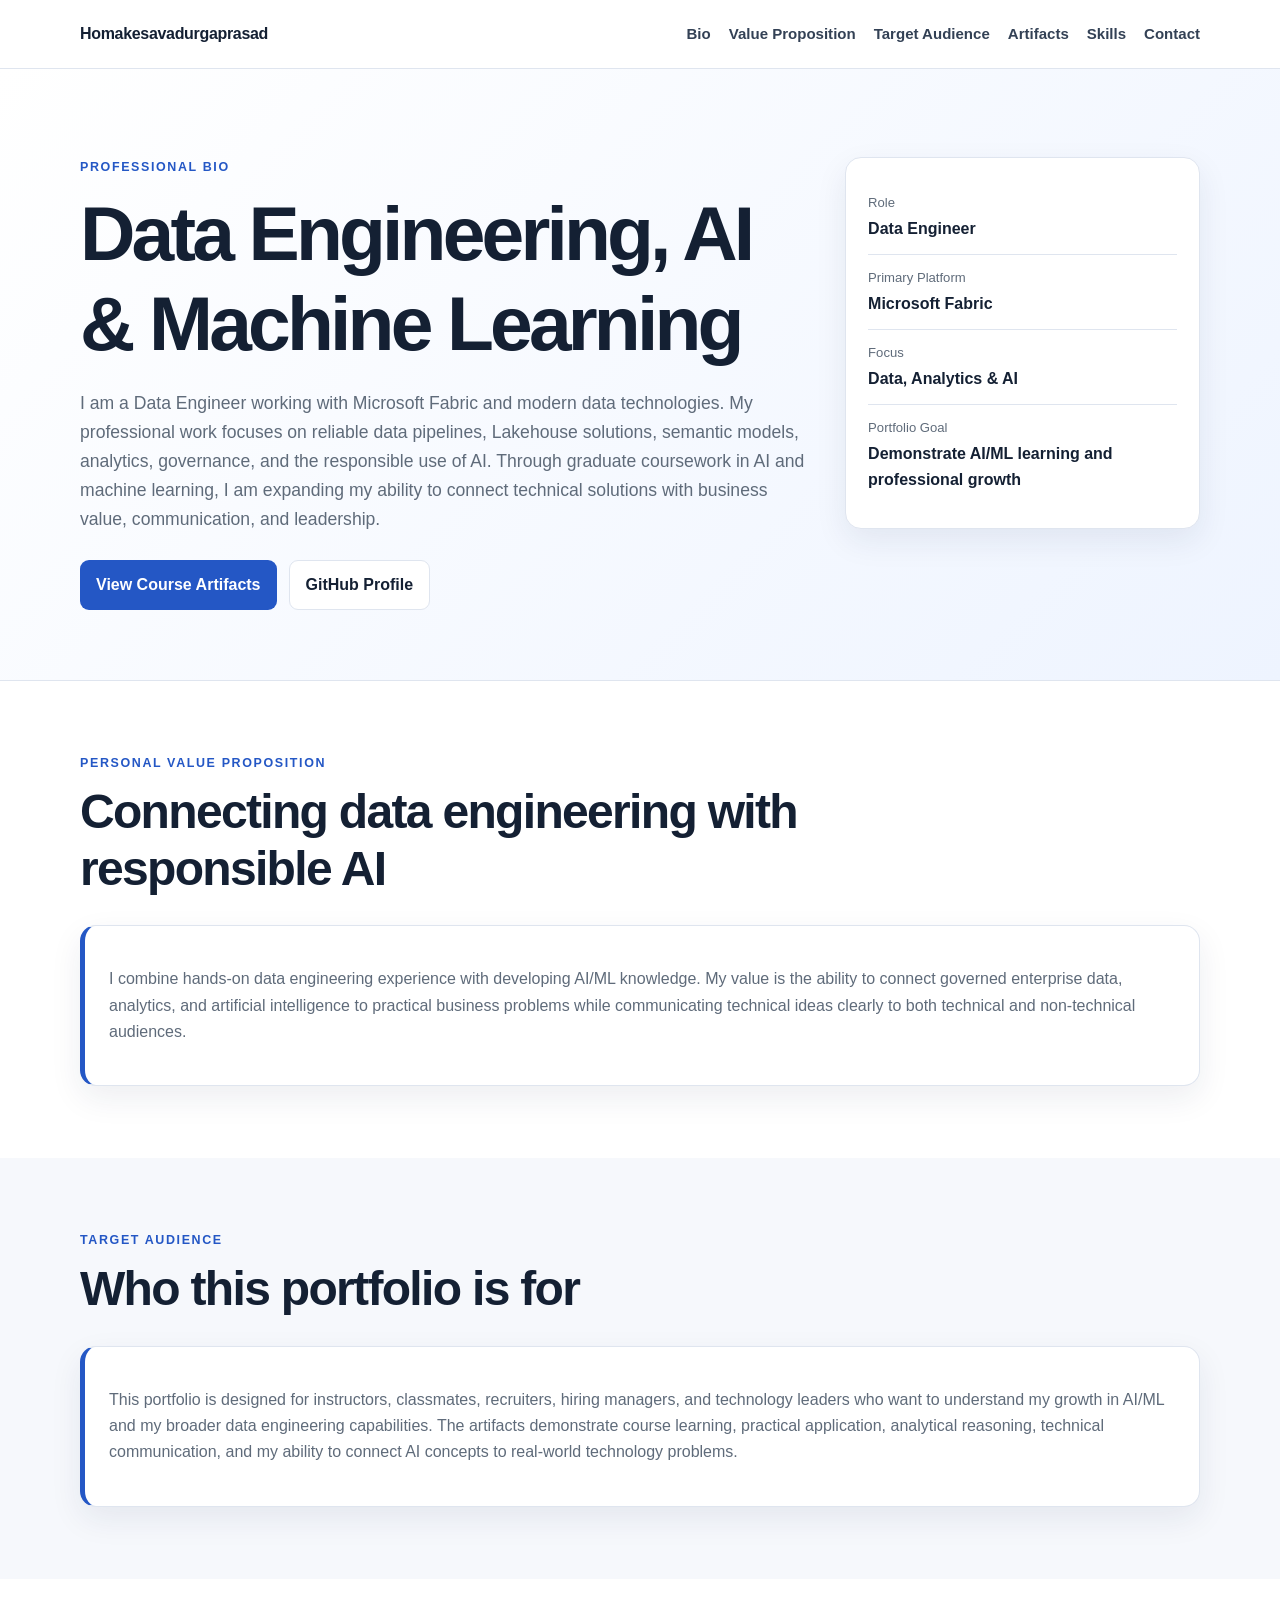
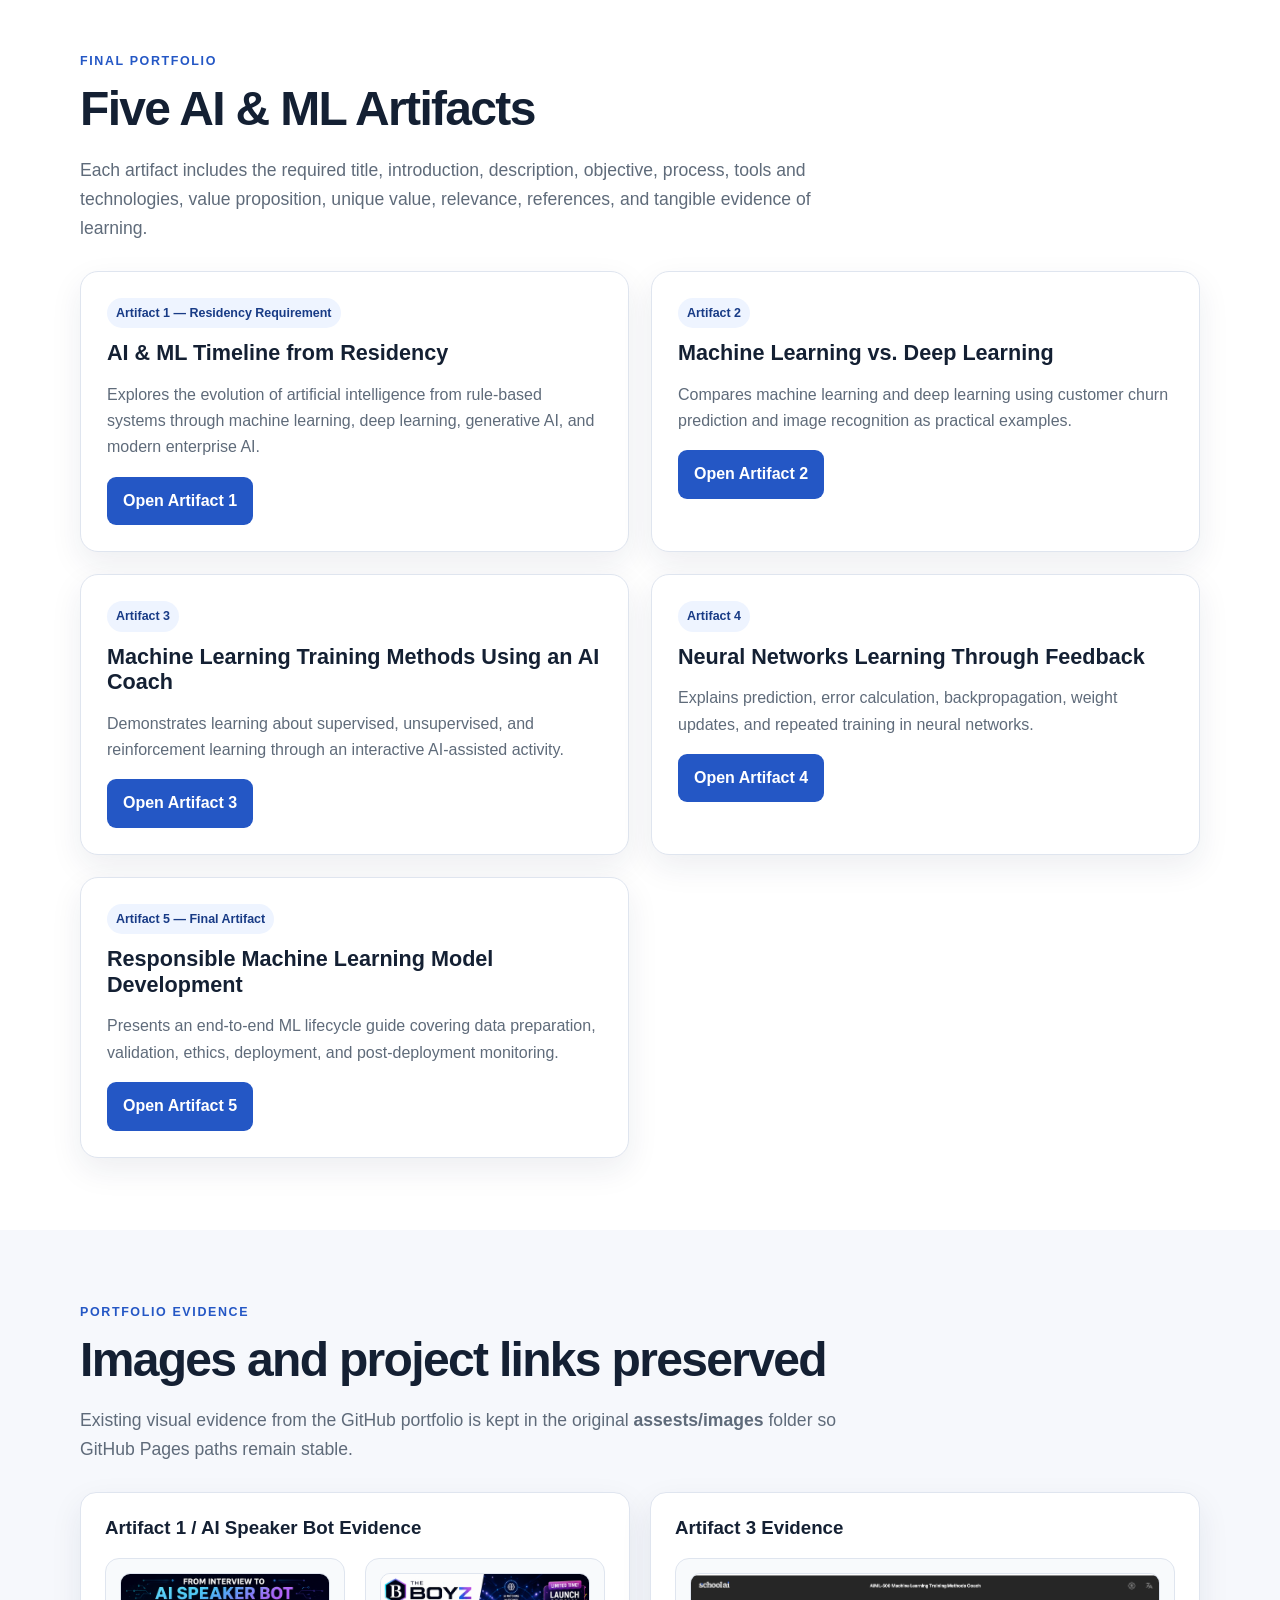
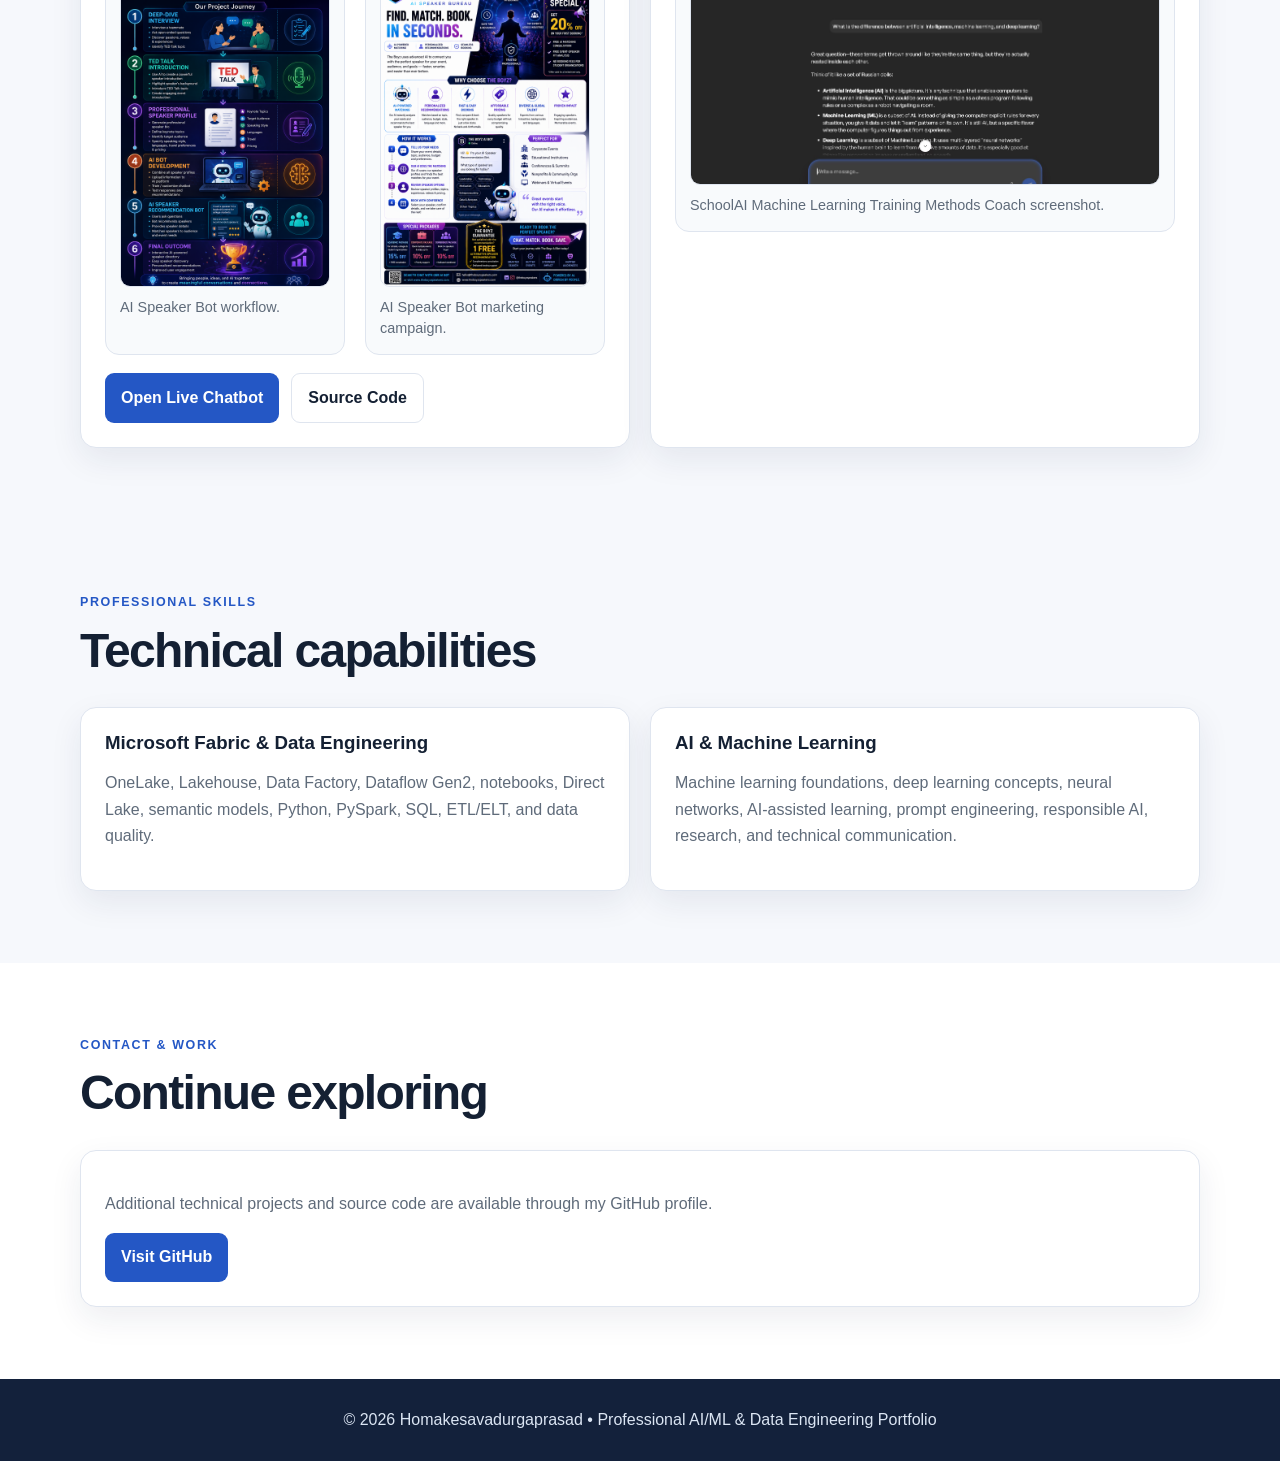
<file: index.html>
<!DOCTYPE html>
<html lang="en">
<head>
<meta charset="UTF-8"><meta name="viewport" content="width=device-width,initial-scale=1">
<meta name="description" content="Homakesavadurgaprasad professional AI, machine learning, and data engineering portfolio.">
<title>Homakesavadurgaprasad | Professional Portfolio</title>
<link rel="stylesheet" href="css/style.css">
</head>
<body>
<header class="site-header"><div class="container nav">
<a class="brand" href="#profile">Homakesavadurgaprasad</a>
<button class="menu" id="menuButton" aria-label="Open menu">☰</button>
<nav class="nav-links" id="navigationLinks">
<a href="#profile">Bio</a><a href="#value">Value Proposition</a><a href="#audience">Target Audience</a>
<a href="#artifacts">Artifacts</a><a href="#skills">Skills</a><a href="#contact">Contact</a>
</nav></div></header>

<main>
<section class="hero" id="profile"><div class="container hero-grid">
<div><p class="eyebrow">Professional Bio</p><h1>Data Engineering, AI &amp; Machine Learning</h1>
<p class="lead">I am a Data Engineer working with Microsoft Fabric and modern data technologies. My professional work focuses on reliable data pipelines, Lakehouse solutions, semantic models, analytics, governance, and the responsible use of AI. Through graduate coursework in AI and machine learning, I am expanding my ability to connect technical solutions with business value, communication, and leadership.</p>
<div class="actions"><a class="btn primary" href="#artifacts">View Course Artifacts</a><a class="btn secondary" href="https://github.com/Homakesava56" target="_blank" rel="noopener">GitHub Profile</a></div>
</div>
<aside class="summary-card"><div><span>Role</span><strong>Data Engineer</strong></div><div><span>Primary Platform</span><strong>Microsoft Fabric</strong></div><div><span>Focus</span><strong>Data, Analytics &amp; AI</strong></div><div><span>Portfolio Goal</span><strong>Demonstrate AI/ML learning and professional growth</strong></div></aside>
</div></section>

<section class="section alt" id="value"><div class="container"><div class="section-heading"><p class="eyebrow">Personal Value Proposition</p><h2>Connecting data engineering with responsible AI</h2></div>
<div class="card rubric-card"><p>I combine hands-on data engineering experience with developing AI/ML knowledge. My value is the ability to connect governed enterprise data, analytics, and artificial intelligence to practical business problems while communicating technical ideas clearly to both technical and non-technical audiences.</p></div></div></section>

<section class="section" id="audience"><div class="container"><div class="section-heading"><p class="eyebrow">Target Audience</p><h2>Who this portfolio is for</h2></div>
<div class="card rubric-card"><p>This portfolio is designed for instructors, classmates, recruiters, hiring managers, and technology leaders who want to understand my growth in AI/ML and my broader data engineering capabilities. The artifacts demonstrate course learning, practical application, analytical reasoning, technical communication, and my ability to connect AI concepts to real-world technology problems.</p></div></div></section>

<section class="section alt" id="artifacts"><div class="container"><div class="section-heading">
<p class="eyebrow">Final Portfolio</p><h2>Five AI &amp; ML Artifacts</h2>
<p class="lead">Each artifact includes the required title, introduction, description, objective, process, tools and technologies, value proposition, unique value, relevance, references, and tangible evidence of learning.</p>
</div>
<div class="artifact-grid">
<article class="artifact-card"><span class="badge">Artifact 1 — Residency Requirement</span><h3>AI &amp; ML Timeline from Residency</h3><p>Explores the evolution of artificial intelligence from rule-based systems through machine learning, deep learning, generative AI, and modern enterprise AI.</p><a class="btn primary" href="artifact-1.html">Open Artifact 1</a></article>
<article class="artifact-card"><span class="badge">Artifact 2</span><h3>Machine Learning vs. Deep Learning</h3><p>Compares machine learning and deep learning using customer churn prediction and image recognition as practical examples.</p><a class="btn primary" href="artifact-2.html">Open Artifact 2</a></article>
<article class="artifact-card"><span class="badge">Artifact 3</span><h3>Machine Learning Training Methods Using an AI Coach</h3><p>Demonstrates learning about supervised, unsupervised, and reinforcement learning through an interactive AI-assisted activity.</p><a class="btn primary" href="artifact3.html">Open Artifact 3</a></article>
<article class="artifact-card"><span class="badge">Artifact 4</span><h3>Neural Networks Learning Through Feedback</h3><p>Explains prediction, error calculation, backpropagation, weight updates, and repeated training in neural networks.</p><a class="btn primary" href="artifact4.html">Open Artifact 4</a></article>
<article class="artifact-card"><span class="badge">Artifact 5 — Final Artifact</span><h3>Responsible Machine Learning Model Development</h3><p>Presents an end-to-end ML lifecycle guide covering data preparation, validation, ethics, deployment, and post-deployment monitoring.</p><a class="btn primary" href="artifact5.html">Open Artifact 5</a></article>
</div></div></section>


<section class="section" id="evidence">
  <div class="container">
    <div class="section-heading">
      <p class="eyebrow">Portfolio Evidence</p>
      <h2>Images and project links preserved</h2>
      <p class="lead">Existing visual evidence from the GitHub portfolio is kept in the original <strong>assests/images</strong> folder so GitHub Pages paths remain stable.</p>
    </div>
    <div class="grid-2">
      <div class="card">
        <h3>Artifact 1 / AI Speaker Bot Evidence</h3>
        <div class="evidence-gallery">
          <figure class="evidence-figure">
            <img src="assests/images/ai-speaker-workflow.png"
                 alt="AI Speaker Bot workflow">
            <figcaption>AI Speaker Bot workflow.</figcaption>
          </figure>
          <figure class="evidence-figure">
            <img src="assests/images/ai-speaker-marketing.png"
                 alt="AI Speaker Bot marketing campaign">
            <figcaption>AI Speaker Bot marketing campaign.</figcaption>
          </figure>
        </div>
        <div class="project-links">
          <a class="btn primary" href="https://homakesava56.github.io/Tedtalker/" target="_blank" rel="noopener noreferrer">Open Live Chatbot</a>
          <a class="btn secondary" href="https://github.com/Homakesava56/AiSpeakerBot" target="_blank" rel="noopener noreferrer">Source Code</a>
        </div>
      </div>
      <div class="card">
        <h3>Artifact 3 Evidence</h3>
        <figure class="evidence-figure single-evidence">
          <img src="assests/images/school_ai.jpg"
               alt="SchoolAI Machine Learning Training Methods Coach">
          <figcaption>SchoolAI Machine Learning Training Methods Coach screenshot.</figcaption>
        </figure>
      </div>
    </div>
  </div>
</section>

<section class="section" id="skills"><div class="container"><div class="section-heading"><p class="eyebrow">Professional Skills</p><h2>Technical capabilities</h2></div>
<div class="grid-2">
<div class="card"><h3>Microsoft Fabric &amp; Data Engineering</h3><p>OneLake, Lakehouse, Data Factory, Dataflow Gen2, notebooks, Direct Lake, semantic models, Python, PySpark, SQL, ETL/ELT, and data quality.</p></div>
<div class="card"><h3>AI &amp; Machine Learning</h3><p>Machine learning foundations, deep learning concepts, neural networks, AI-assisted learning, prompt engineering, responsible AI, research, and technical communication.</p></div>
</div></div></section>

<section class="section alt" id="contact"><div class="container"><div class="section-heading"><p class="eyebrow">Contact &amp; Work</p><h2>Continue exploring</h2></div>
<div class="card"><p>Additional technical projects and source code are available through my GitHub profile.</p><a class="btn primary" href="https://github.com/Homakesava56" target="_blank" rel="noopener">Visit GitHub</a></div>
</div></section>
</main>
<footer>© 2026 Homakesavadurgaprasad • Professional AI/ML &amp; Data Engineering Portfolio</footer>
<script src="js/script.js"></script>
</body></html>
</file>
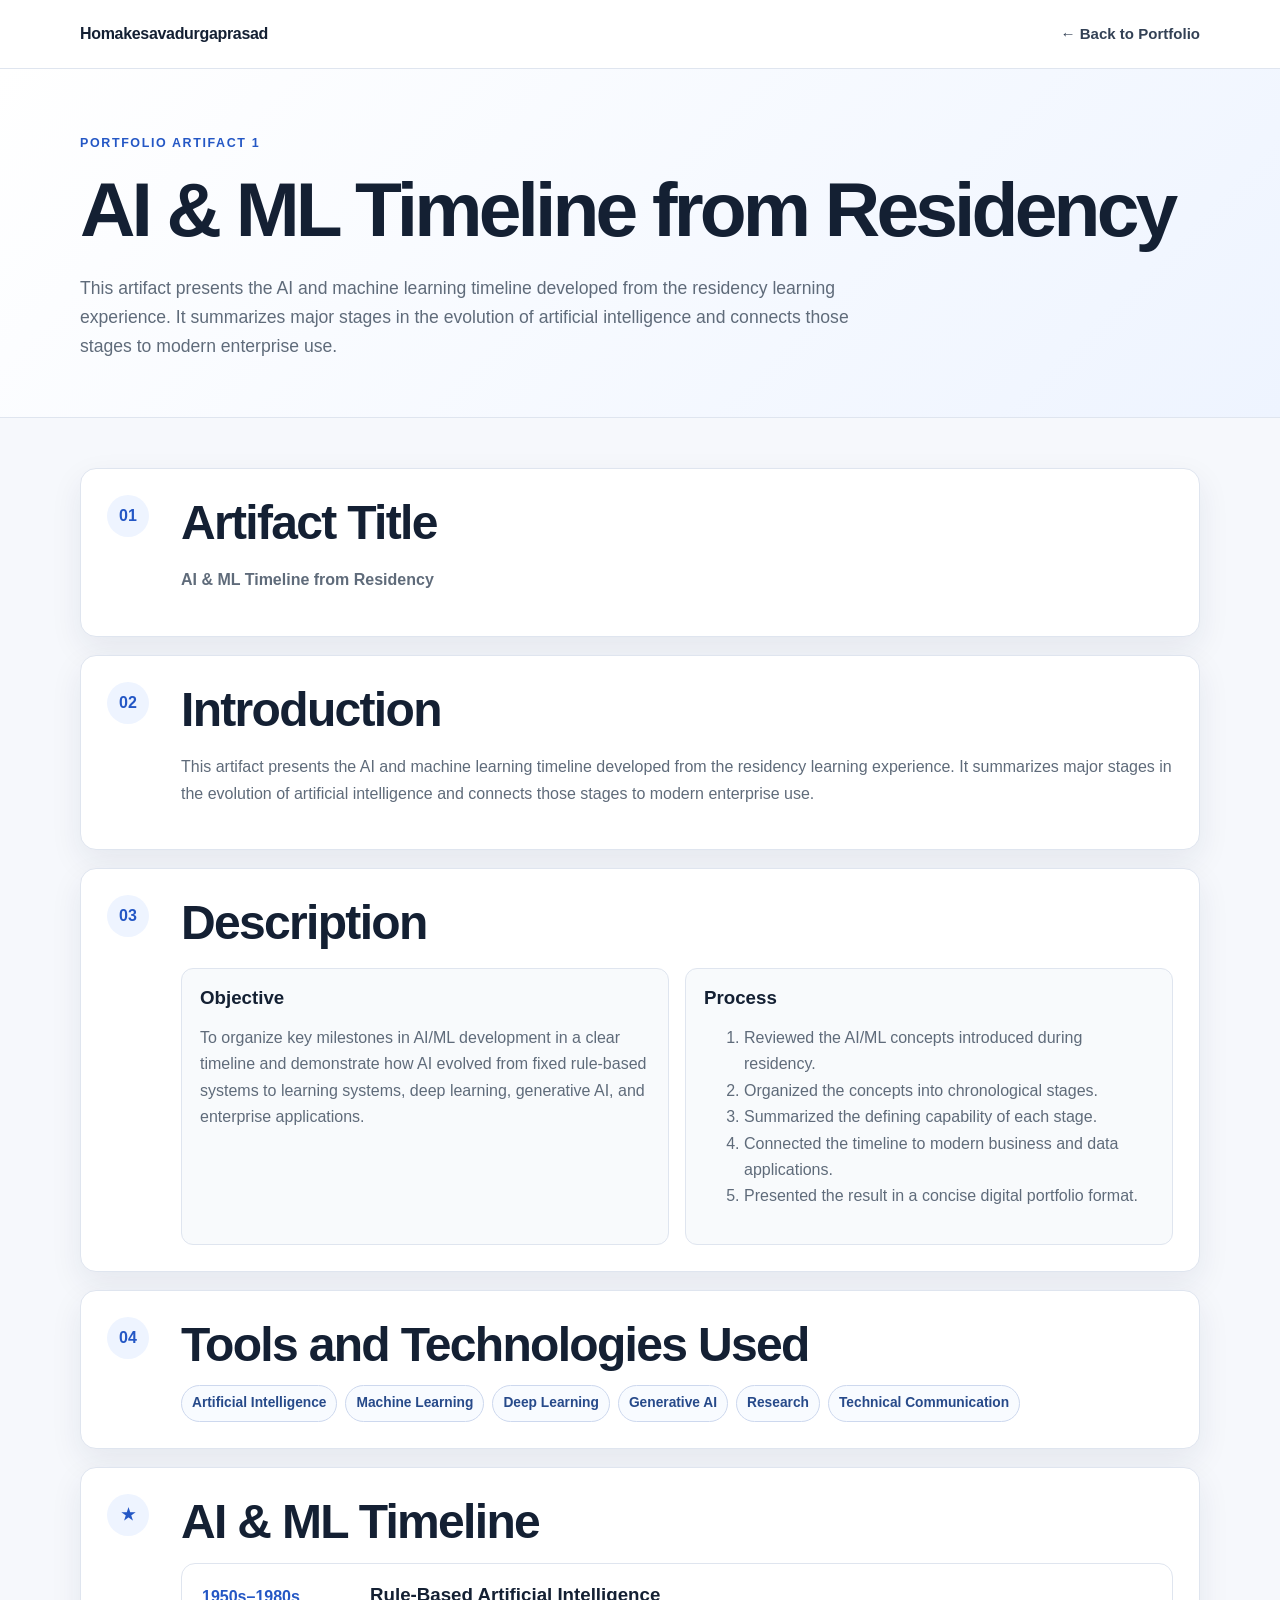
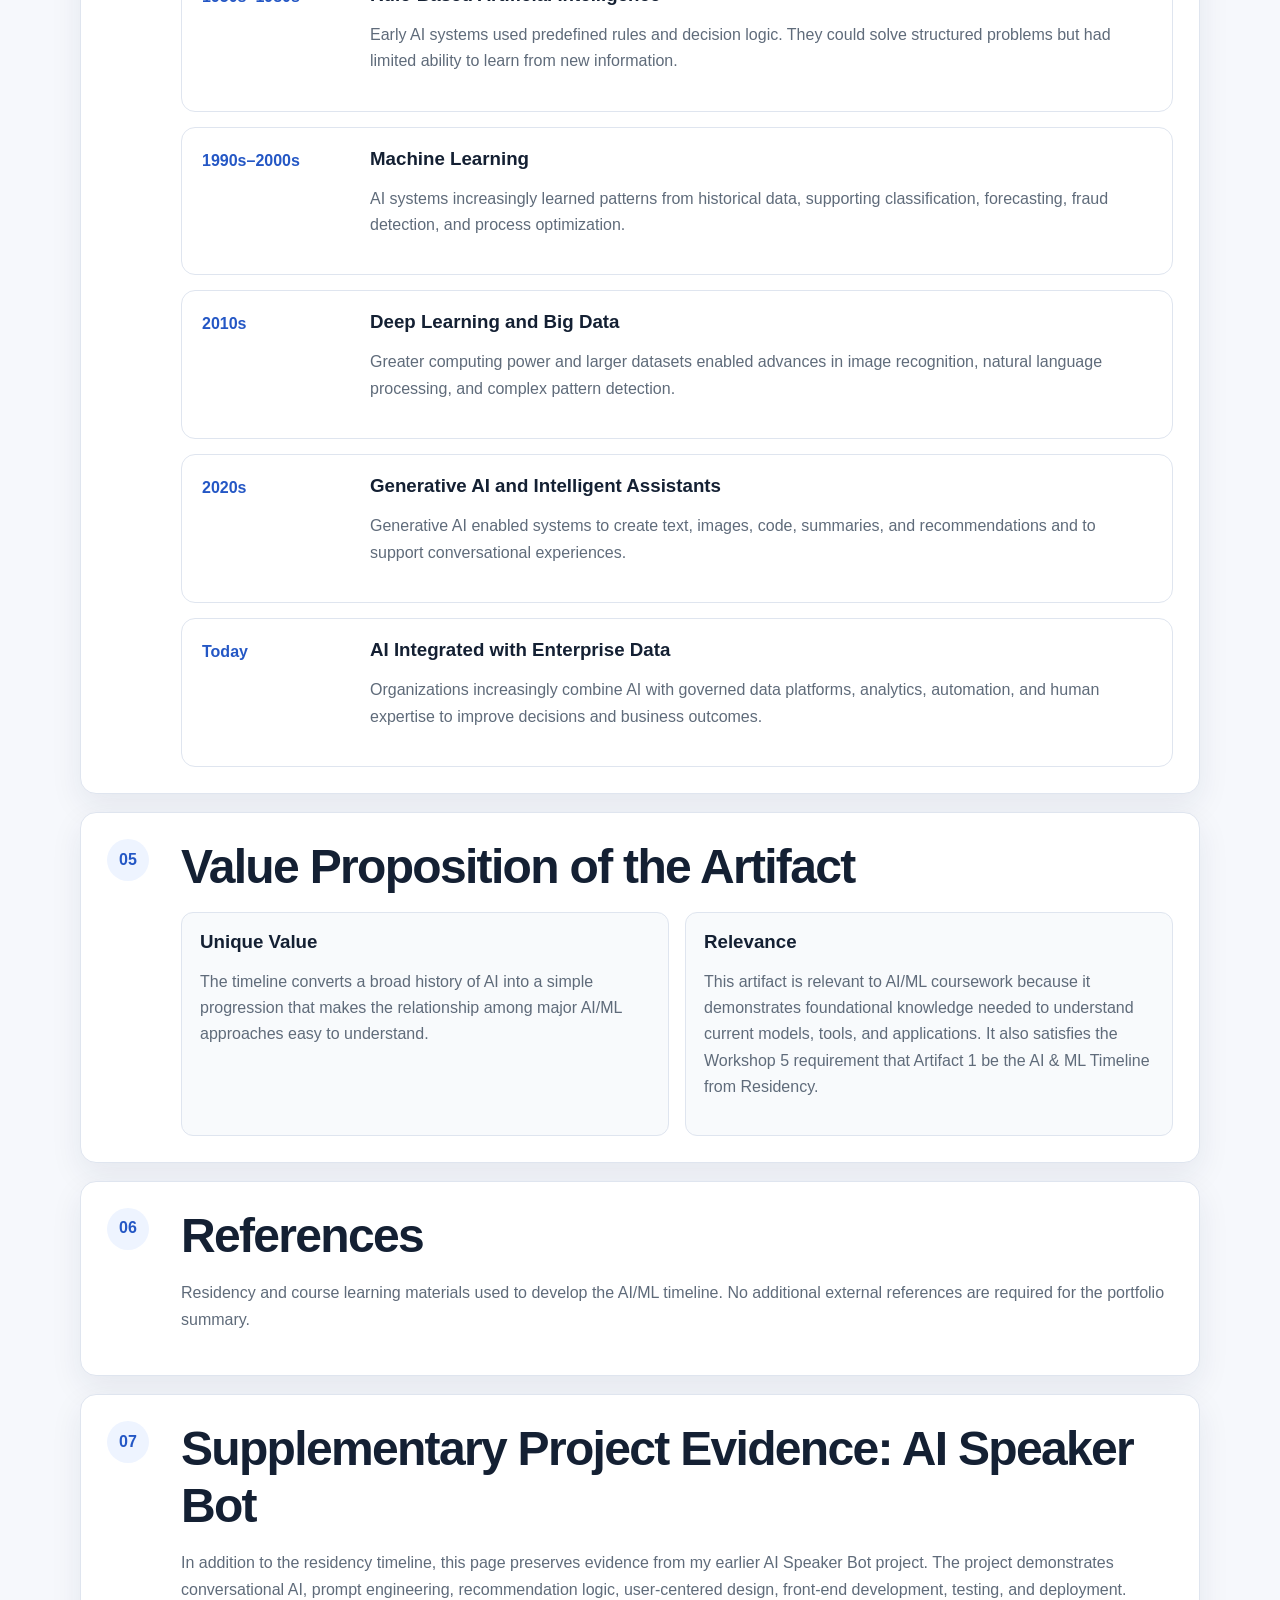
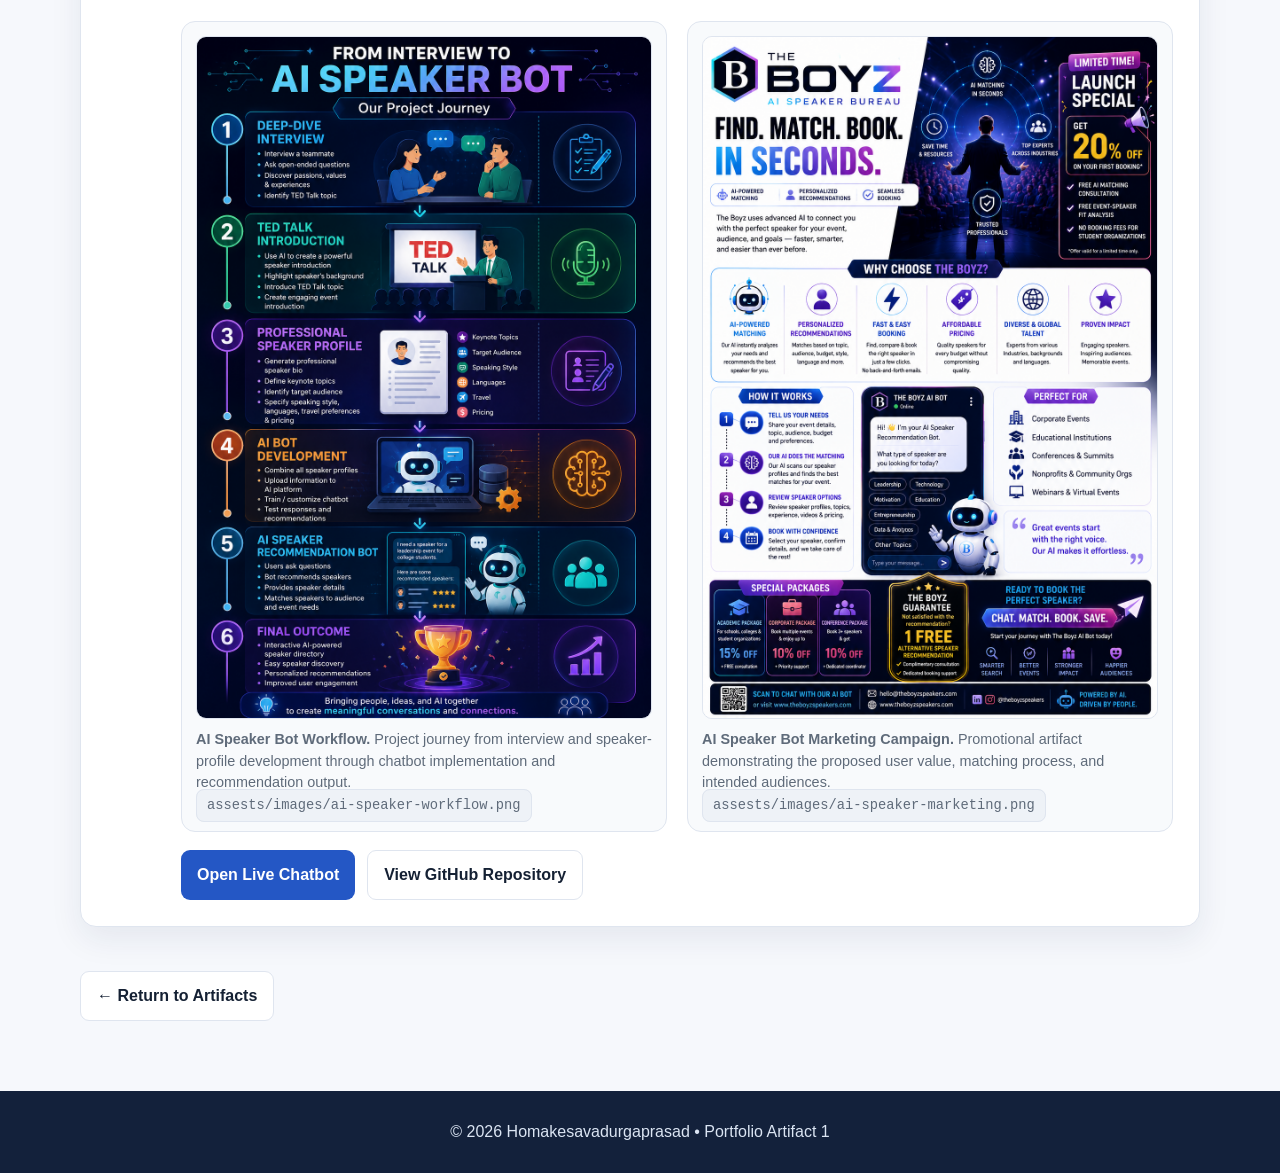
<file: artifact-1.html>
<!DOCTYPE html>
<html lang="en"><head><meta charset="UTF-8"><meta name="viewport" content="width=device-width,initial-scale=1">
<title>Artifact 1 | AI &amp; ML Timeline from Residency</title><link rel="stylesheet" href="css/style.css"></head>
<body>
<header class="site-header"><div class="container nav"><a class="brand" href="index.html">Homakesavadurgaprasad</a><nav class="nav-links open"><a href="index.html#artifacts">← Back to Portfolio</a></nav></div></header>
<main>
<section class="detail-hero"><div class="container"><p class="eyebrow">Portfolio Artifact 1</p><h1>AI &amp; ML Timeline from Residency</h1><p class="lead">This artifact presents the AI and machine learning timeline developed from the residency learning experience. It summarizes major stages in the evolution of artificial intelligence and connects those stages to modern enterprise use.</p></div></section>
<div class="container detail-layout">
<article class="detail-section"><div class="num">01</div><div><h2>Artifact Title</h2><p><strong>AI &amp; ML Timeline from Residency</strong></p></div></article>
<article class="detail-section"><div class="num">02</div><div><h2>Introduction</h2><p>This artifact presents the AI and machine learning timeline developed from the residency learning experience. It summarizes major stages in the evolution of artificial intelligence and connects those stages to modern enterprise use.</p></div></article>
<article class="detail-section"><div class="num">03</div><div><h2>Description</h2>
<div class="subgrid"><div class="mini"><h3>Objective</h3><p>To organize key milestones in AI/ML development in a clear timeline and demonstrate how AI evolved from fixed rule-based systems to learning systems, deep learning, generative AI, and enterprise applications.</p></div>
<div class="mini"><h3>Process</h3><ol><li>Reviewed the AI/ML concepts introduced during residency.</li><li>Organized the concepts into chronological stages.</li><li>Summarized the defining capability of each stage.</li><li>Connected the timeline to modern business and data applications.</li><li>Presented the result in a concise digital portfolio format.</li></ol></div></div></div></article>
<article class="detail-section"><div class="num">04</div><div><h2>Tools and Technologies Used</h2><div class="tags"><span class="tag">Artificial Intelligence</span><span class="tag">Machine Learning</span><span class="tag">Deep Learning</span><span class="tag">Generative AI</span><span class="tag">Research</span><span class="tag">Technical Communication</span></div></div></article>

<article class="detail-section"><div class="num">★</div><div><h2>AI &amp; ML Timeline</h2>
<div class="timeline">
<div class="timeline-item"><div class="timeline-year">1950s–1980s</div><div><h3>Rule-Based Artificial Intelligence</h3><p>Early AI systems used predefined rules and decision logic. They could solve structured problems but had limited ability to learn from new information.</p></div></div>
<div class="timeline-item"><div class="timeline-year">1990s–2000s</div><div><h3>Machine Learning</h3><p>AI systems increasingly learned patterns from historical data, supporting classification, forecasting, fraud detection, and process optimization.</p></div></div>
<div class="timeline-item"><div class="timeline-year">2010s</div><div><h3>Deep Learning and Big Data</h3><p>Greater computing power and larger datasets enabled advances in image recognition, natural language processing, and complex pattern detection.</p></div></div>
<div class="timeline-item"><div class="timeline-year">2020s</div><div><h3>Generative AI and Intelligent Assistants</h3><p>Generative AI enabled systems to create text, images, code, summaries, and recommendations and to support conversational experiences.</p></div></div>
<div class="timeline-item"><div class="timeline-year">Today</div><div><h3>AI Integrated with Enterprise Data</h3><p>Organizations increasingly combine AI with governed data platforms, analytics, automation, and human expertise to improve decisions and business outcomes.</p></div></div>
</div></div></article>

<article class="detail-section"><div class="num">05</div><div><h2>Value Proposition of the Artifact</h2>
<div class="subgrid"><div class="mini"><h3>Unique Value</h3><p>The timeline converts a broad history of AI into a simple progression that makes the relationship among major AI/ML approaches easy to understand.</p></div>
<div class="mini"><h3>Relevance</h3><p>This artifact is relevant to AI/ML coursework because it demonstrates foundational knowledge needed to understand current models, tools, and applications. It also satisfies the Workshop 5 requirement that Artifact 1 be the AI & ML Timeline from Residency.</p></div></div></div></article>
<article class="detail-section"><div class="num">06</div><div><h2>References</h2><p>Residency and course learning materials used to develop the AI/ML timeline. No additional external references are required for the portfolio summary.</p></div></article>

<article class="detail-section">
  <div class="num">07</div>
  <div>
    <h2>Supplementary Project Evidence: AI Speaker Bot</h2>
    <p>
      In addition to the residency timeline, this page preserves evidence from my earlier AI Speaker Bot project.
      The project demonstrates conversational AI, prompt engineering, recommendation logic, user-centered design,
      front-end development, testing, and deployment.
    </p>

    <div class="evidence-gallery">
      <figure class="evidence-figure">
        <img src="assests/images/ai-speaker-workflow.png"
             alt="AI Speaker Bot project workflow">
        <figcaption>
          <strong>AI Speaker Bot Workflow.</strong> Project journey from interview and speaker-profile development
          through chatbot implementation and recommendation output.
          <br><span class="path-note">assests/images/ai-speaker-workflow.png</span>
        </figcaption>
      </figure>

      <figure class="evidence-figure">
        <img src="assests/images/ai-speaker-marketing.png"
             alt="AI Speaker Bot marketing campaign">
        <figcaption>
          <strong>AI Speaker Bot Marketing Campaign.</strong> Promotional artifact demonstrating the proposed
          user value, matching process, and intended audiences.
          <br><span class="path-note">assests/images/ai-speaker-marketing.png</span>
        </figcaption>
      </figure>
    </div>

    <div class="project-links">
      <a class="btn primary" href="https://homakesava56.github.io/Tedtalker/" target="_blank" rel="noopener noreferrer">Open Live Chatbot</a>
      <a class="btn secondary" href="https://github.com/Homakesava56/AiSpeakerBot" target="_blank" rel="noopener noreferrer">View GitHub Repository</a>
    </div>
  </div>
</article>

<div class="actions"><a class="btn secondary" href="index.html#artifacts">← Return to Artifacts</a></div>
</div></main>
<footer>© 2026 Homakesavadurgaprasad • Portfolio Artifact 1</footer>
</body></html>
</file>
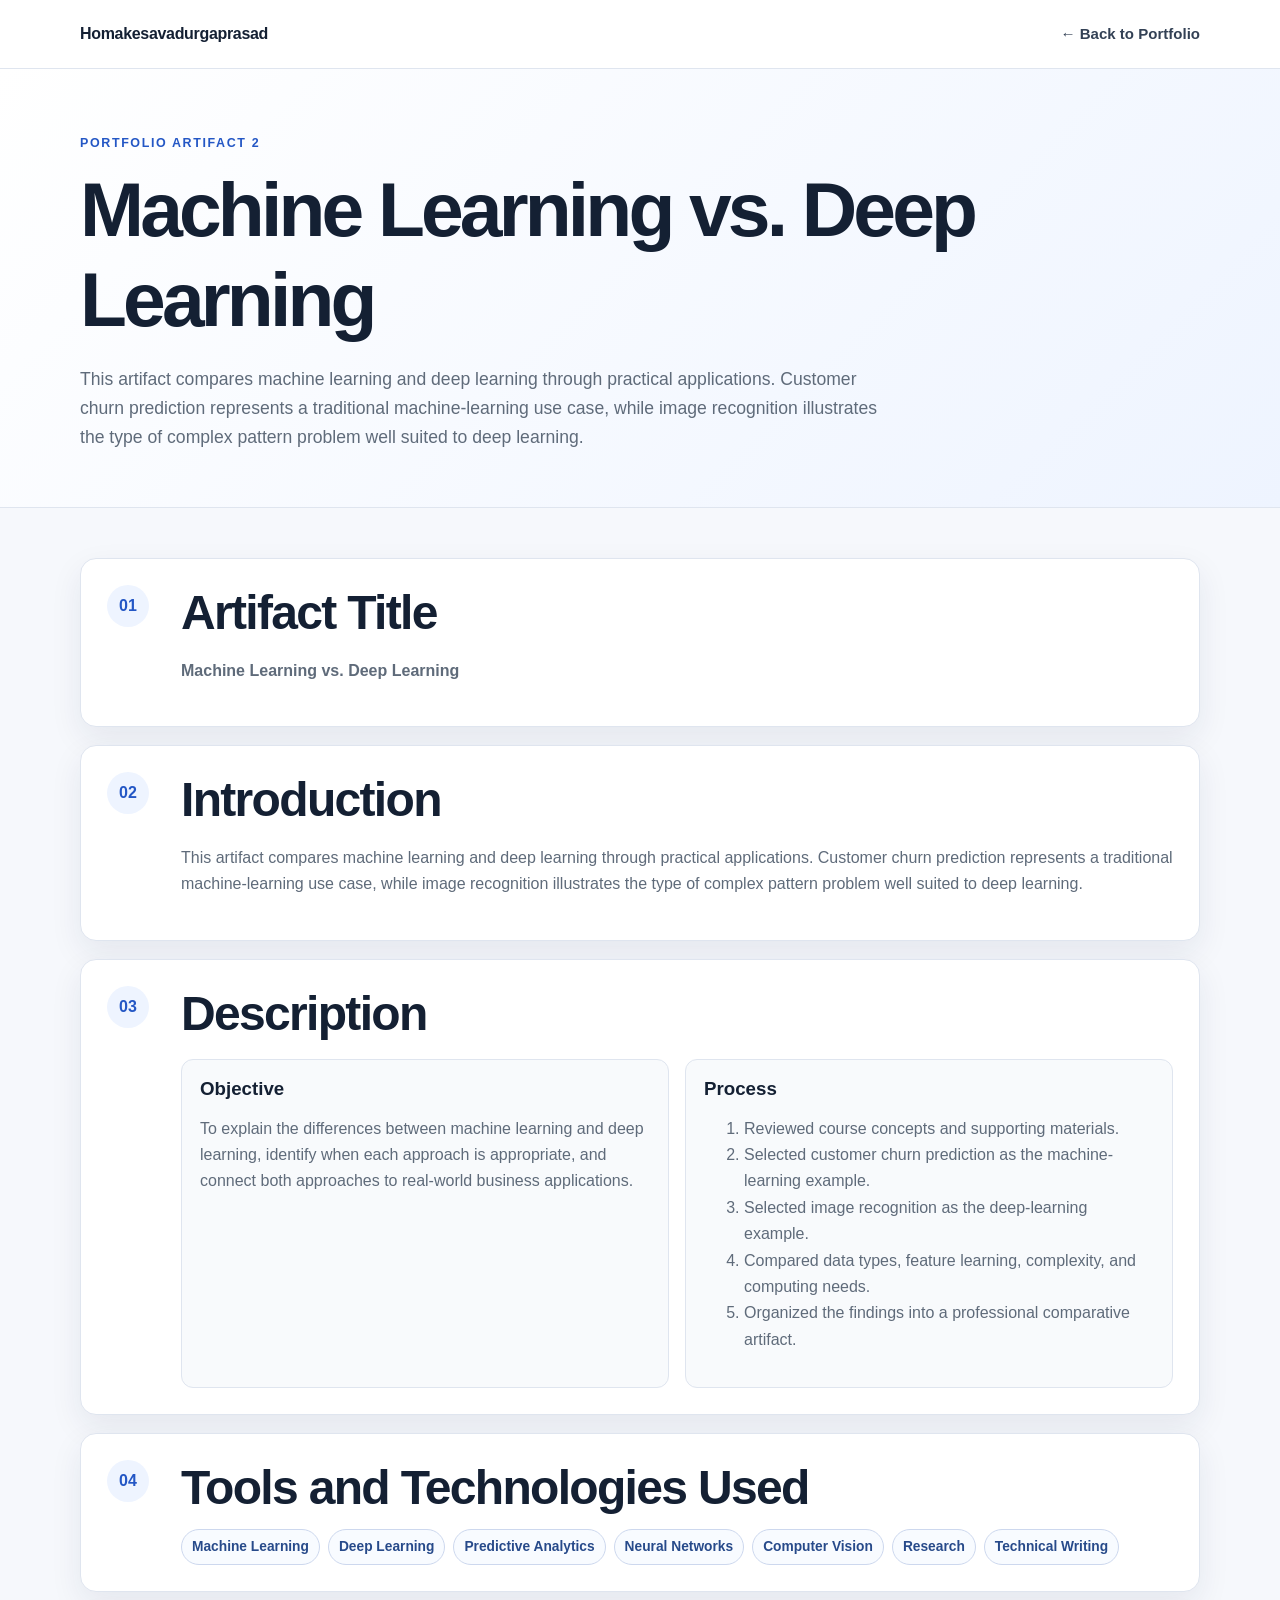
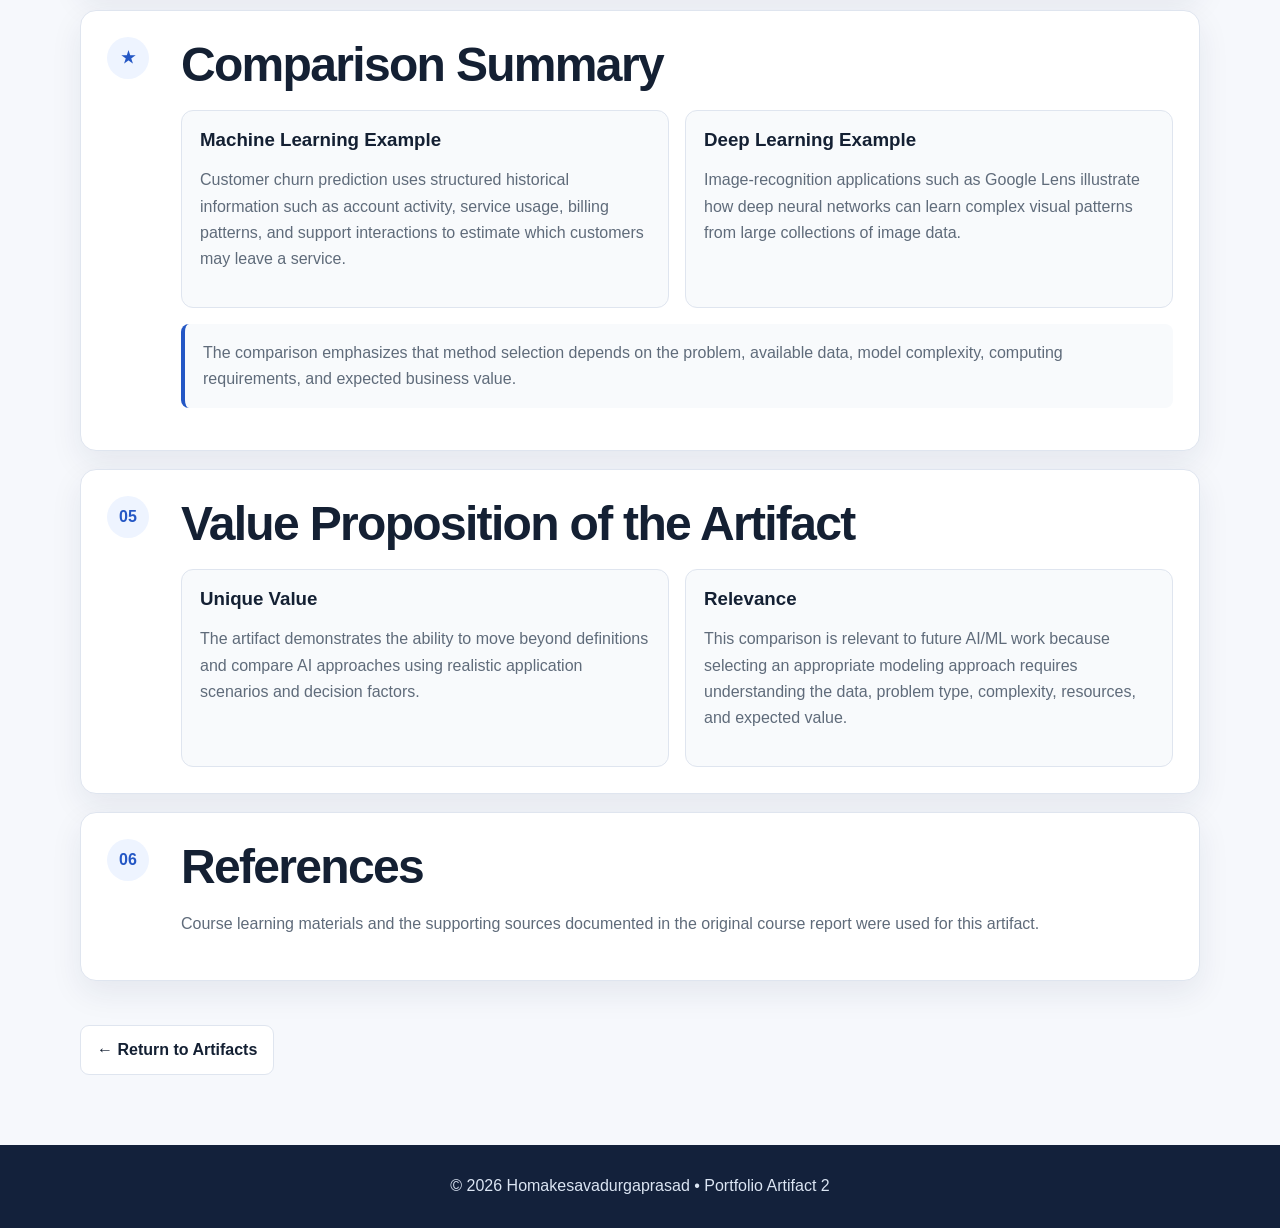
<file: artifact-2.html>
<!DOCTYPE html>
<html lang="en"><head><meta charset="UTF-8"><meta name="viewport" content="width=device-width,initial-scale=1">
<title>Artifact 2 | Machine Learning vs. Deep Learning</title><link rel="stylesheet" href="css/style.css"></head>
<body>
<header class="site-header"><div class="container nav"><a class="brand" href="index.html">Homakesavadurgaprasad</a><nav class="nav-links open"><a href="index.html#artifacts">← Back to Portfolio</a></nav></div></header>
<main>
<section class="detail-hero"><div class="container"><p class="eyebrow">Portfolio Artifact 2</p><h1>Machine Learning vs. Deep Learning</h1><p class="lead">This artifact compares machine learning and deep learning through practical applications. Customer churn prediction represents a traditional machine-learning use case, while image recognition illustrates the type of complex pattern problem well suited to deep learning.</p></div></section>
<div class="container detail-layout">
<article class="detail-section"><div class="num">01</div><div><h2>Artifact Title</h2><p><strong>Machine Learning vs. Deep Learning</strong></p></div></article>
<article class="detail-section"><div class="num">02</div><div><h2>Introduction</h2><p>This artifact compares machine learning and deep learning through practical applications. Customer churn prediction represents a traditional machine-learning use case, while image recognition illustrates the type of complex pattern problem well suited to deep learning.</p></div></article>
<article class="detail-section"><div class="num">03</div><div><h2>Description</h2>
<div class="subgrid"><div class="mini"><h3>Objective</h3><p>To explain the differences between machine learning and deep learning, identify when each approach is appropriate, and connect both approaches to real-world business applications.</p></div>
<div class="mini"><h3>Process</h3><ol><li>Reviewed course concepts and supporting materials.</li><li>Selected customer churn prediction as the machine-learning example.</li><li>Selected image recognition as the deep-learning example.</li><li>Compared data types, feature learning, complexity, and computing needs.</li><li>Organized the findings into a professional comparative artifact.</li></ol></div></div></div></article>
<article class="detail-section"><div class="num">04</div><div><h2>Tools and Technologies Used</h2><div class="tags"><span class="tag">Machine Learning</span><span class="tag">Deep Learning</span><span class="tag">Predictive Analytics</span><span class="tag">Neural Networks</span><span class="tag">Computer Vision</span><span class="tag">Research</span><span class="tag">Technical Writing</span></div></div></article>

<article class="detail-section"><div class="num">★</div><div><h2>Comparison Summary</h2>
<div class="subgrid"><div class="mini"><h3>Machine Learning Example</h3><p>Customer churn prediction uses structured historical information such as account activity, service usage, billing patterns, and support interactions to estimate which customers may leave a service.</p></div>
<div class="mini"><h3>Deep Learning Example</h3><p>Image-recognition applications such as Google Lens illustrate how deep neural networks can learn complex visual patterns from large collections of image data.</p></div></div>
<p class="note">The comparison emphasizes that method selection depends on the problem, available data, model complexity, computing requirements, and expected business value.</p>
</div></article>

<article class="detail-section"><div class="num">05</div><div><h2>Value Proposition of the Artifact</h2>
<div class="subgrid"><div class="mini"><h3>Unique Value</h3><p>The artifact demonstrates the ability to move beyond definitions and compare AI approaches using realistic application scenarios and decision factors.</p></div>
<div class="mini"><h3>Relevance</h3><p>This comparison is relevant to future AI/ML work because selecting an appropriate modeling approach requires understanding the data, problem type, complexity, resources, and expected value.</p></div></div></div></article>
<article class="detail-section"><div class="num">06</div><div><h2>References</h2><p>Course learning materials and the supporting sources documented in the original course report were used for this artifact.</p></div></article>
<div class="actions"><a class="btn secondary" href="index.html#artifacts">← Return to Artifacts</a></div>
</div></main>
<footer>© 2026 Homakesavadurgaprasad • Portfolio Artifact 2</footer>
</body></html>
</file>
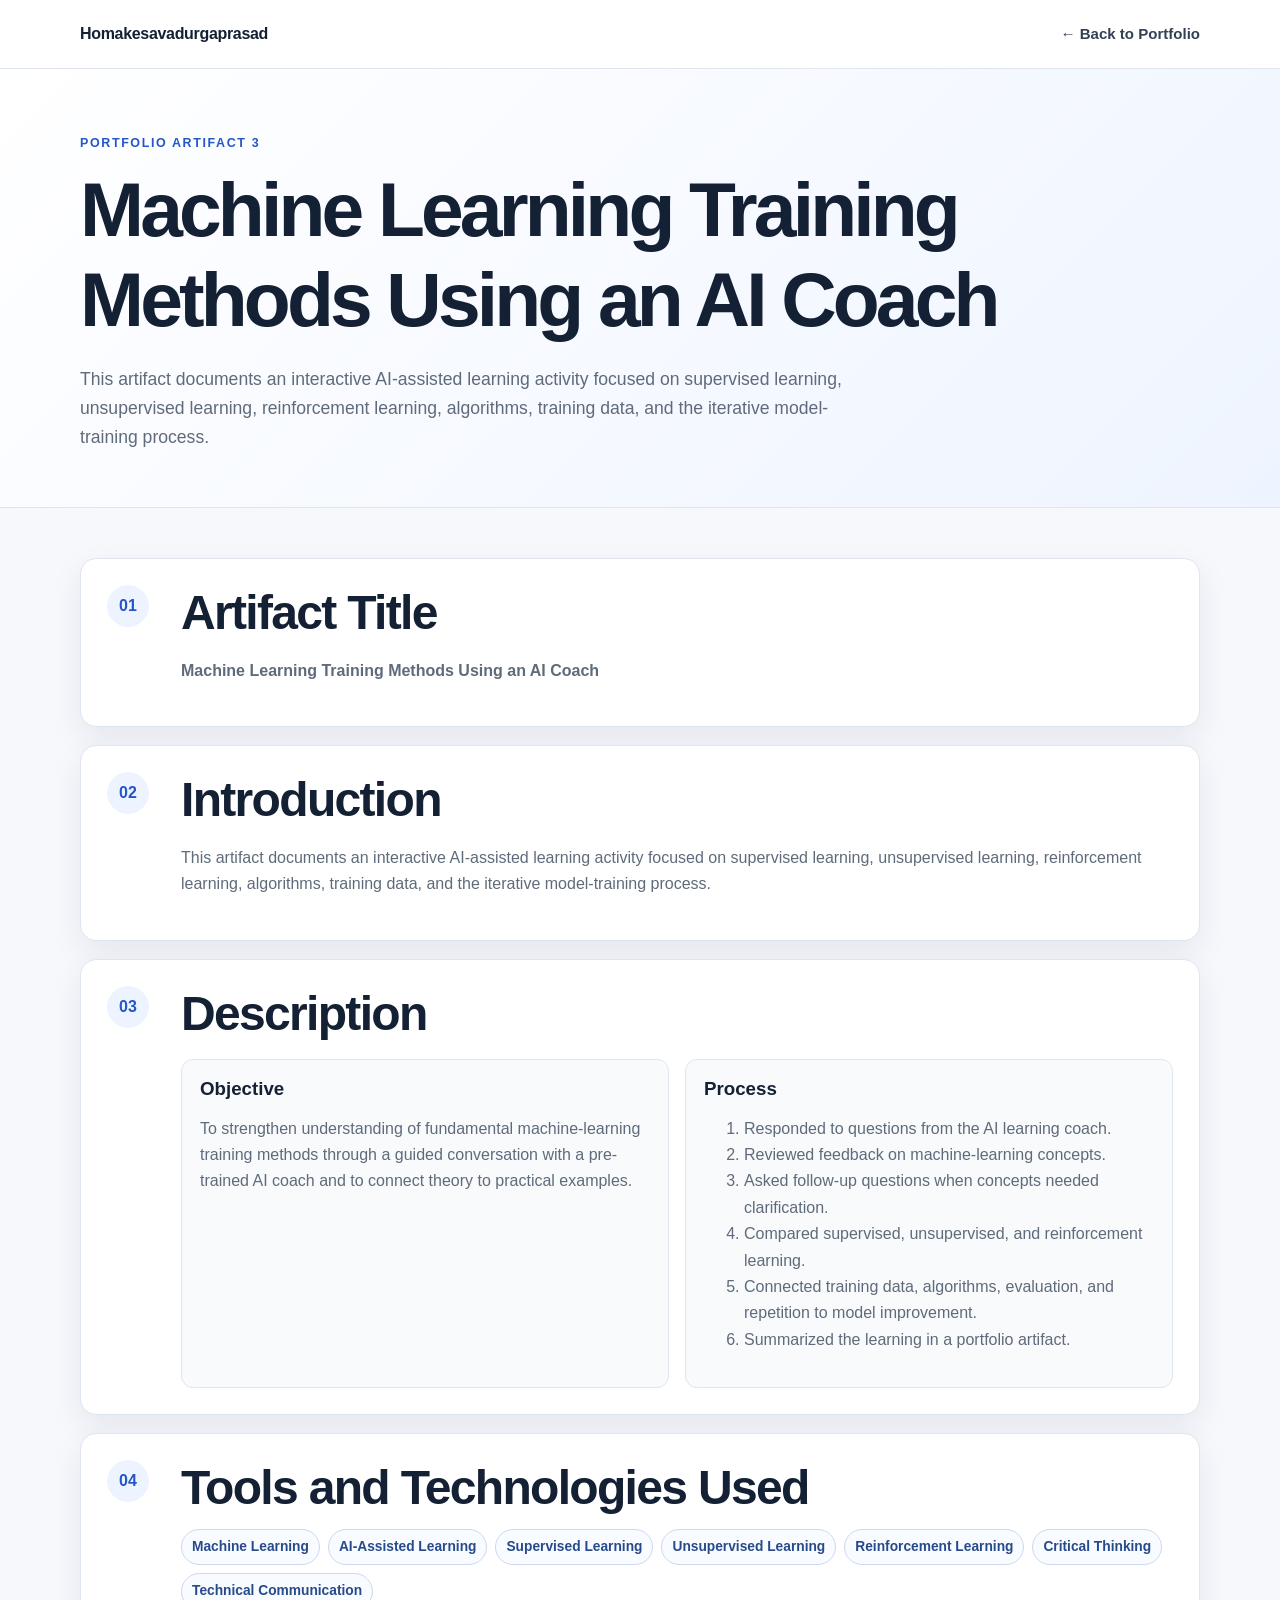
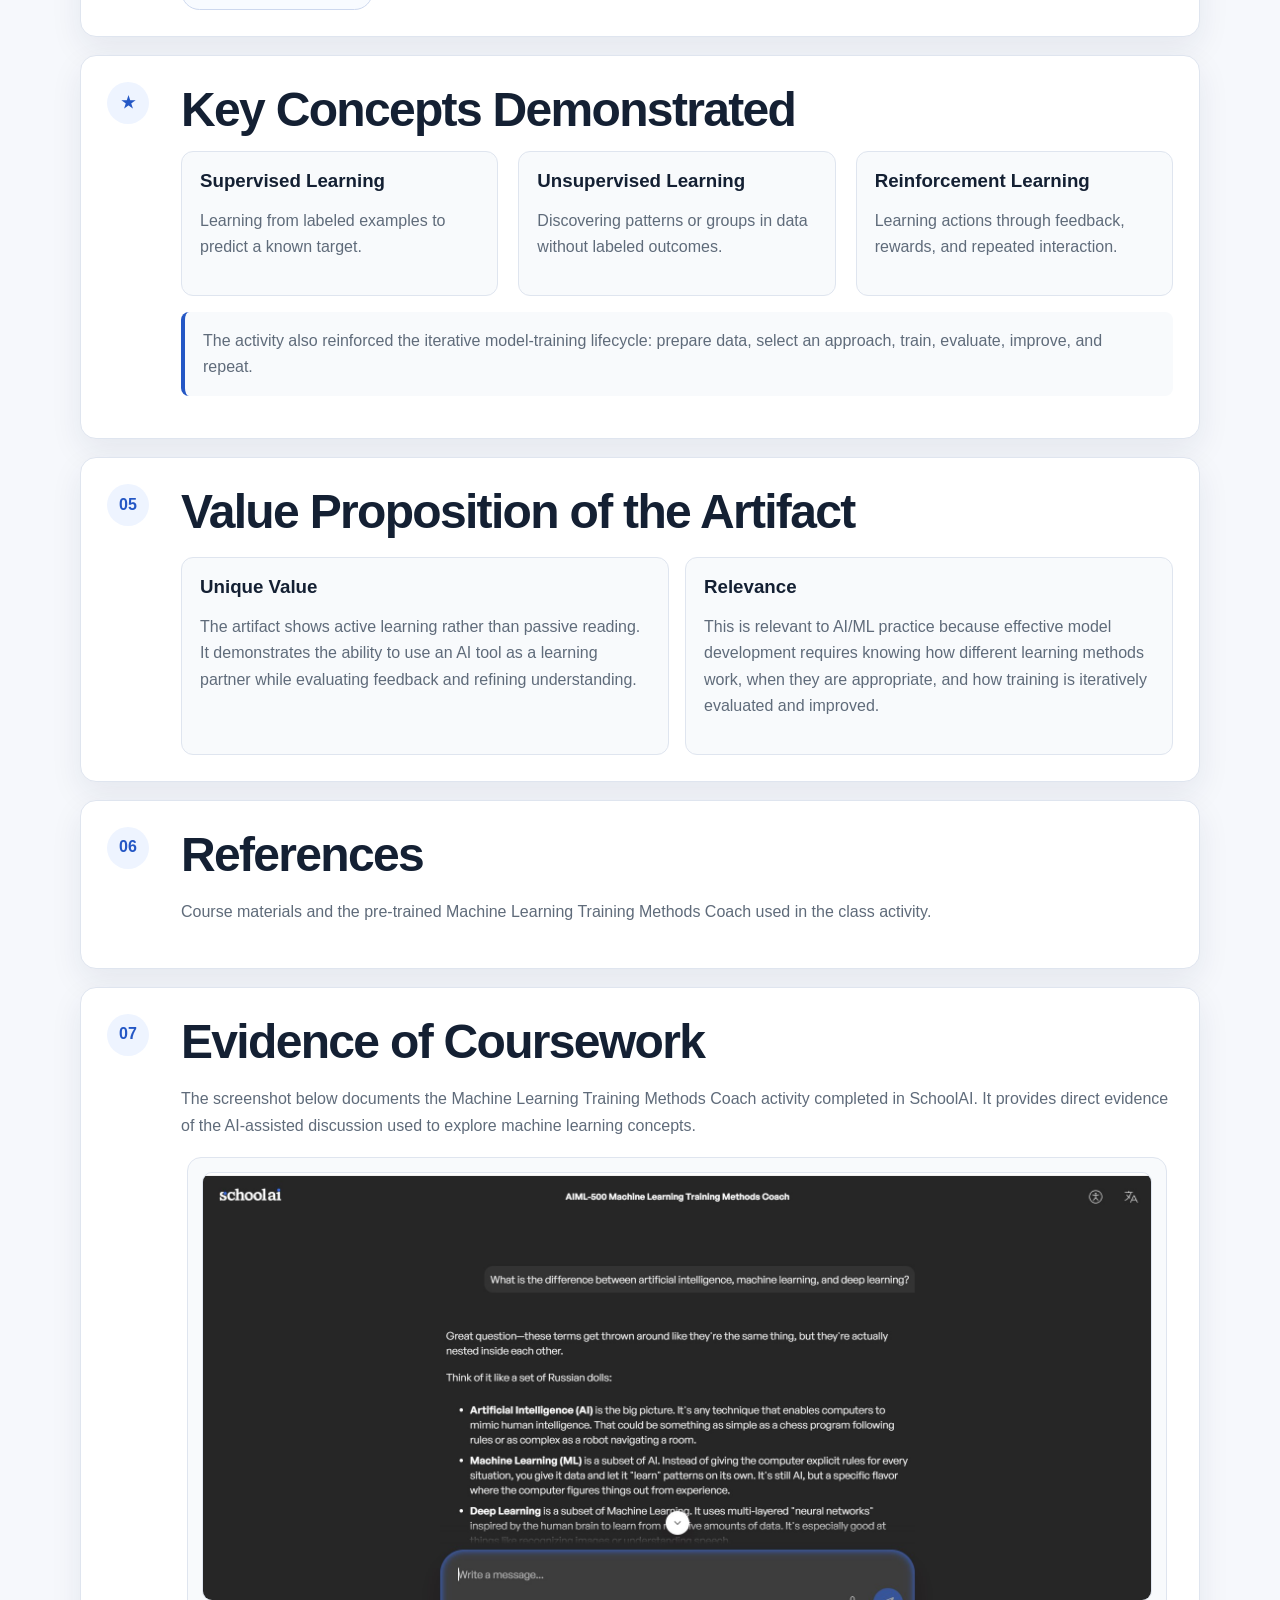
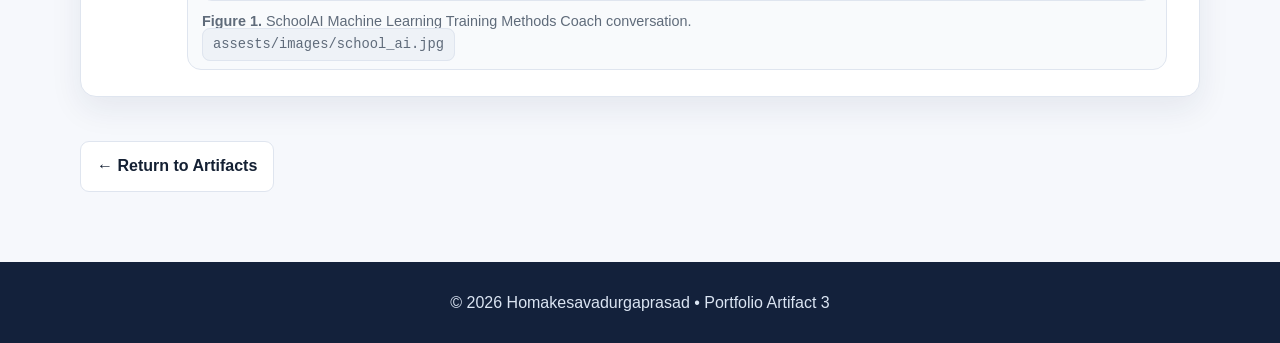
<file: artifact3.html>
<!DOCTYPE html>
<html lang="en"><head><meta charset="UTF-8"><meta name="viewport" content="width=device-width,initial-scale=1">
<title>Artifact 3 | Machine Learning Training Methods Using an AI Coach</title><link rel="stylesheet" href="css/style.css"></head>
<body>
<header class="site-header"><div class="container nav"><a class="brand" href="index.html">Homakesavadurgaprasad</a><nav class="nav-links open"><a href="index.html#artifacts">← Back to Portfolio</a></nav></div></header>
<main>
<section class="detail-hero"><div class="container"><p class="eyebrow">Portfolio Artifact 3</p><h1>Machine Learning Training Methods Using an AI Coach</h1><p class="lead">This artifact documents an interactive AI-assisted learning activity focused on supervised learning, unsupervised learning, reinforcement learning, algorithms, training data, and the iterative model-training process.</p></div></section>
<div class="container detail-layout">
<article class="detail-section"><div class="num">01</div><div><h2>Artifact Title</h2><p><strong>Machine Learning Training Methods Using an AI Coach</strong></p></div></article>
<article class="detail-section"><div class="num">02</div><div><h2>Introduction</h2><p>This artifact documents an interactive AI-assisted learning activity focused on supervised learning, unsupervised learning, reinforcement learning, algorithms, training data, and the iterative model-training process.</p></div></article>
<article class="detail-section"><div class="num">03</div><div><h2>Description</h2>
<div class="subgrid"><div class="mini"><h3>Objective</h3><p>To strengthen understanding of fundamental machine-learning training methods through a guided conversation with a pre-trained AI coach and to connect theory to practical examples.</p></div>
<div class="mini"><h3>Process</h3><ol><li>Responded to questions from the AI learning coach.</li><li>Reviewed feedback on machine-learning concepts.</li><li>Asked follow-up questions when concepts needed clarification.</li><li>Compared supervised, unsupervised, and reinforcement learning.</li><li>Connected training data, algorithms, evaluation, and repetition to model improvement.</li><li>Summarized the learning in a portfolio artifact.</li></ol></div></div></div></article>
<article class="detail-section"><div class="num">04</div><div><h2>Tools and Technologies Used</h2><div class="tags"><span class="tag">Machine Learning</span><span class="tag">AI-Assisted Learning</span><span class="tag">Supervised Learning</span><span class="tag">Unsupervised Learning</span><span class="tag">Reinforcement Learning</span><span class="tag">Critical Thinking</span><span class="tag">Technical Communication</span></div></div></article>

<article class="detail-section"><div class="num">★</div><div><h2>Key Concepts Demonstrated</h2>
<div class="grid-3">
<div class="mini"><h3>Supervised Learning</h3><p>Learning from labeled examples to predict a known target.</p></div>
<div class="mini"><h3>Unsupervised Learning</h3><p>Discovering patterns or groups in data without labeled outcomes.</p></div>
<div class="mini"><h3>Reinforcement Learning</h3><p>Learning actions through feedback, rewards, and repeated interaction.</p></div>
</div>
<p class="note">The activity also reinforced the iterative model-training lifecycle: prepare data, select an approach, train, evaluate, improve, and repeat.</p>
</div></article>

<article class="detail-section"><div class="num">05</div><div><h2>Value Proposition of the Artifact</h2>
<div class="subgrid"><div class="mini"><h3>Unique Value</h3><p>The artifact shows active learning rather than passive reading. It demonstrates the ability to use an AI tool as a learning partner while evaluating feedback and refining understanding.</p></div>
<div class="mini"><h3>Relevance</h3><p>This is relevant to AI/ML practice because effective model development requires knowing how different learning methods work, when they are appropriate, and how training is iteratively evaluated and improved.</p></div></div></div></article>
<article class="detail-section"><div class="num">06</div><div><h2>References</h2><p>Course materials and the pre-trained Machine Learning Training Methods Coach used in the class activity.</p></div></article>

<article class="detail-section">
  <div class="num">07</div>
  <div>
    <h2>Evidence of Coursework</h2>
    <p>
      The screenshot below documents the Machine Learning Training Methods Coach activity completed in SchoolAI.
      It provides direct evidence of the AI-assisted discussion used to explore machine learning concepts.
    </p>
    <figure class="evidence-figure single-evidence">
      <img src="assests/images/school_ai.jpg"
           alt="SchoolAI Machine Learning Training Methods Coach conversation">
      <figcaption>
        <strong>Figure 1.</strong> SchoolAI Machine Learning Training Methods Coach conversation.
        <br><span class="path-note">assests/images/school_ai.jpg</span>
      </figcaption>
    </figure>
  </div>
</article>

<div class="actions"><a class="btn secondary" href="index.html#artifacts">← Return to Artifacts</a></div>
</div></main>
<footer>© 2026 Homakesavadurgaprasad • Portfolio Artifact 3</footer>
</body></html>
</file>
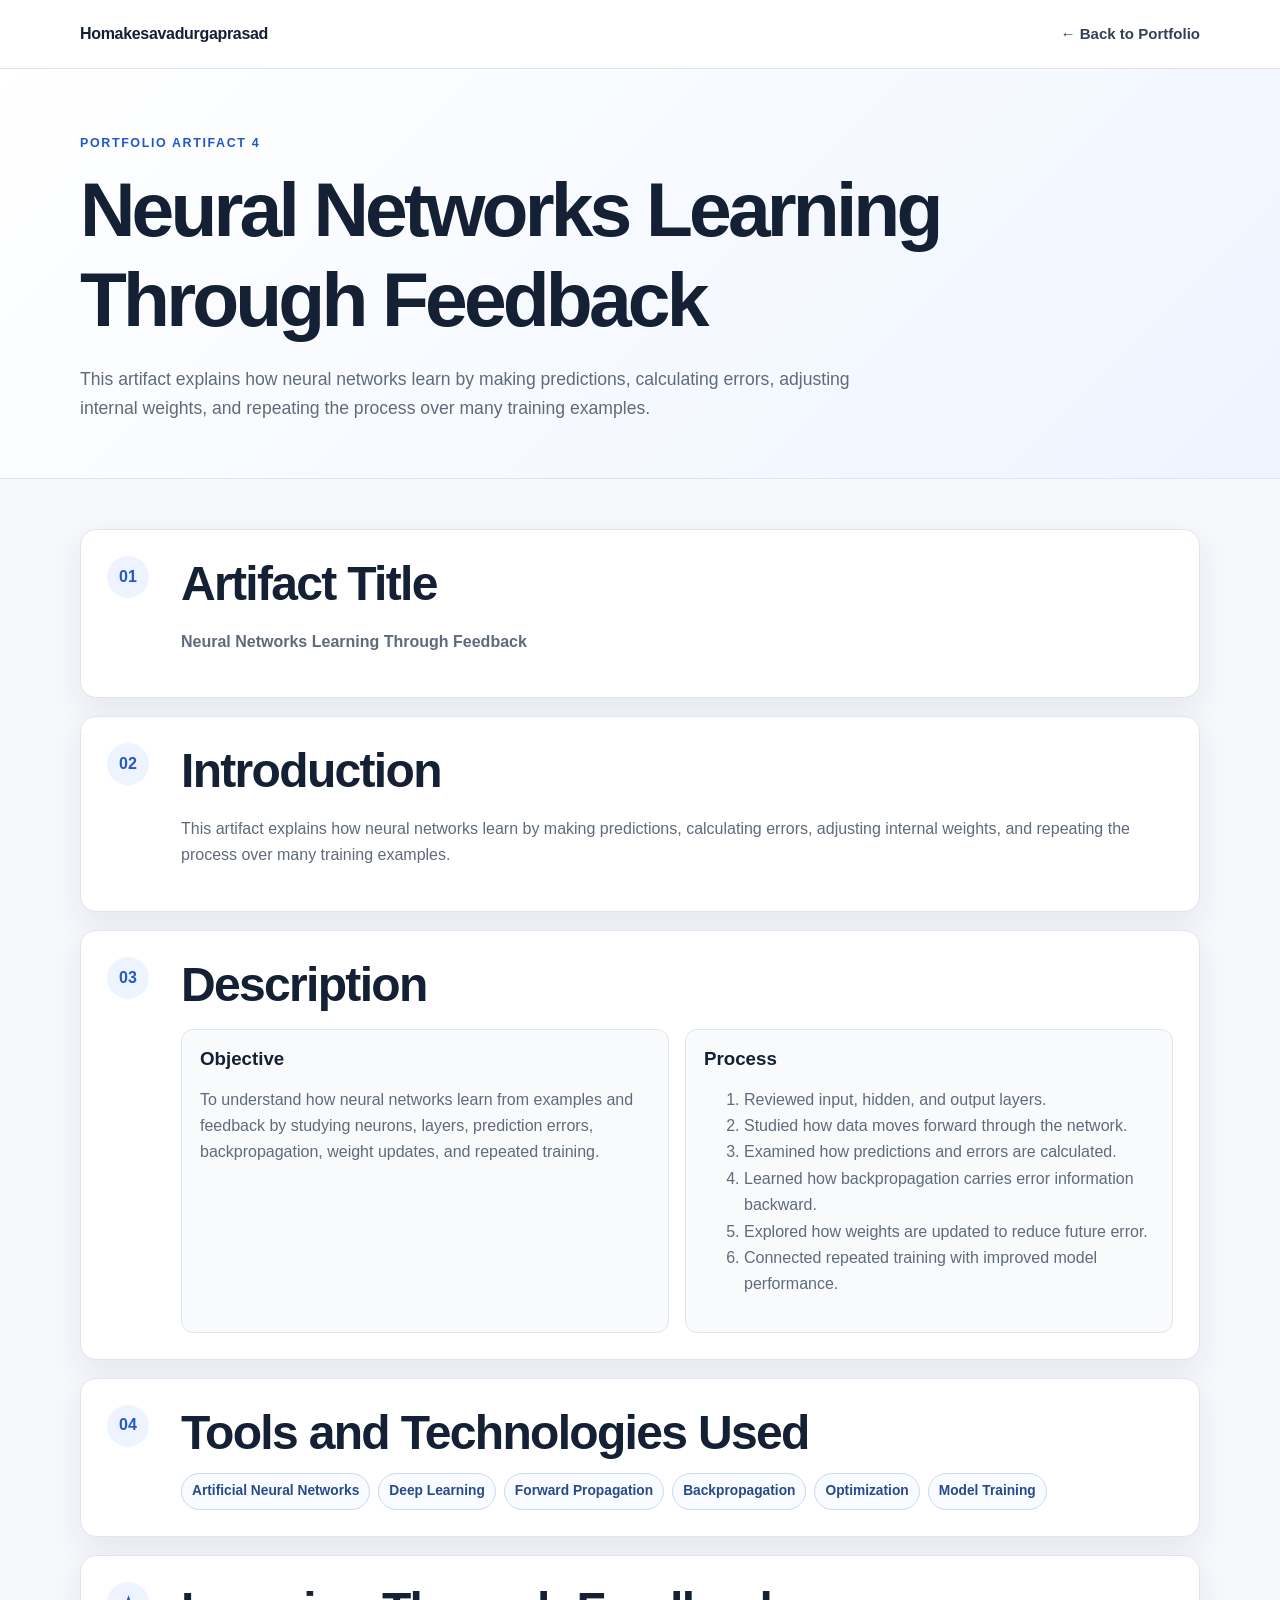
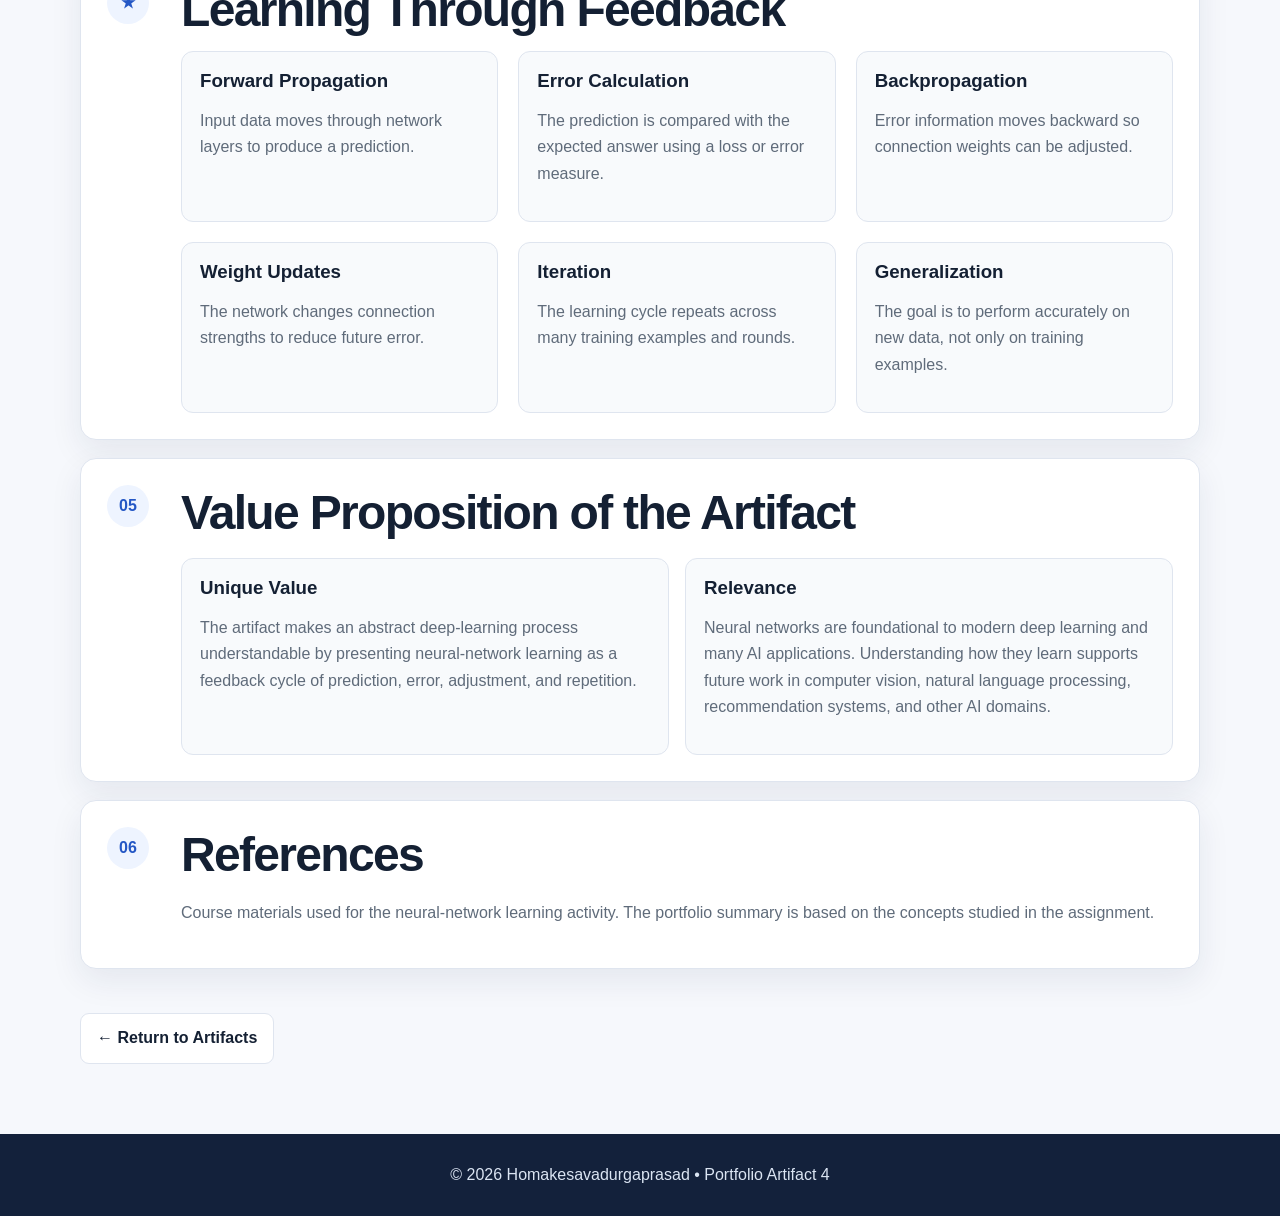
<file: artifact4.html>
<!DOCTYPE html>
<html lang="en"><head><meta charset="UTF-8"><meta name="viewport" content="width=device-width,initial-scale=1">
<title>Artifact 4 | Neural Networks Learning Through Feedback</title><link rel="stylesheet" href="css/style.css"></head>
<body>
<header class="site-header"><div class="container nav"><a class="brand" href="index.html">Homakesavadurgaprasad</a><nav class="nav-links open"><a href="index.html#artifacts">← Back to Portfolio</a></nav></div></header>
<main>
<section class="detail-hero"><div class="container"><p class="eyebrow">Portfolio Artifact 4</p><h1>Neural Networks Learning Through Feedback</h1><p class="lead">This artifact explains how neural networks learn by making predictions, calculating errors, adjusting internal weights, and repeating the process over many training examples.</p></div></section>
<div class="container detail-layout">
<article class="detail-section"><div class="num">01</div><div><h2>Artifact Title</h2><p><strong>Neural Networks Learning Through Feedback</strong></p></div></article>
<article class="detail-section"><div class="num">02</div><div><h2>Introduction</h2><p>This artifact explains how neural networks learn by making predictions, calculating errors, adjusting internal weights, and repeating the process over many training examples.</p></div></article>
<article class="detail-section"><div class="num">03</div><div><h2>Description</h2>
<div class="subgrid"><div class="mini"><h3>Objective</h3><p>To understand how neural networks learn from examples and feedback by studying neurons, layers, prediction errors, backpropagation, weight updates, and repeated training.</p></div>
<div class="mini"><h3>Process</h3><ol><li>Reviewed input, hidden, and output layers.</li><li>Studied how data moves forward through the network.</li><li>Examined how predictions and errors are calculated.</li><li>Learned how backpropagation carries error information backward.</li><li>Explored how weights are updated to reduce future error.</li><li>Connected repeated training with improved model performance.</li></ol></div></div></div></article>
<article class="detail-section"><div class="num">04</div><div><h2>Tools and Technologies Used</h2><div class="tags"><span class="tag">Artificial Neural Networks</span><span class="tag">Deep Learning</span><span class="tag">Forward Propagation</span><span class="tag">Backpropagation</span><span class="tag">Optimization</span><span class="tag">Model Training</span></div></div></article>

<article class="detail-section"><div class="num">★</div><div><h2>Learning Through Feedback</h2>
<div class="grid-3">
<div class="mini"><h3>Forward Propagation</h3><p>Input data moves through network layers to produce a prediction.</p></div>
<div class="mini"><h3>Error Calculation</h3><p>The prediction is compared with the expected answer using a loss or error measure.</p></div>
<div class="mini"><h3>Backpropagation</h3><p>Error information moves backward so connection weights can be adjusted.</p></div>
<div class="mini"><h3>Weight Updates</h3><p>The network changes connection strengths to reduce future error.</p></div>
<div class="mini"><h3>Iteration</h3><p>The learning cycle repeats across many training examples and rounds.</p></div>
<div class="mini"><h3>Generalization</h3><p>The goal is to perform accurately on new data, not only on training examples.</p></div>
</div></div></article>

<article class="detail-section"><div class="num">05</div><div><h2>Value Proposition of the Artifact</h2>
<div class="subgrid"><div class="mini"><h3>Unique Value</h3><p>The artifact makes an abstract deep-learning process understandable by presenting neural-network learning as a feedback cycle of prediction, error, adjustment, and repetition.</p></div>
<div class="mini"><h3>Relevance</h3><p>Neural networks are foundational to modern deep learning and many AI applications. Understanding how they learn supports future work in computer vision, natural language processing, recommendation systems, and other AI domains.</p></div></div></div></article>
<article class="detail-section"><div class="num">06</div><div><h2>References</h2><p>Course materials used for the neural-network learning activity. The portfolio summary is based on the concepts studied in the assignment.</p></div></article>
<div class="actions"><a class="btn secondary" href="index.html#artifacts">← Return to Artifacts</a></div>
</div></main>
<footer>© 2026 Homakesavadurgaprasad • Portfolio Artifact 4</footer>
</body></html>
</file>
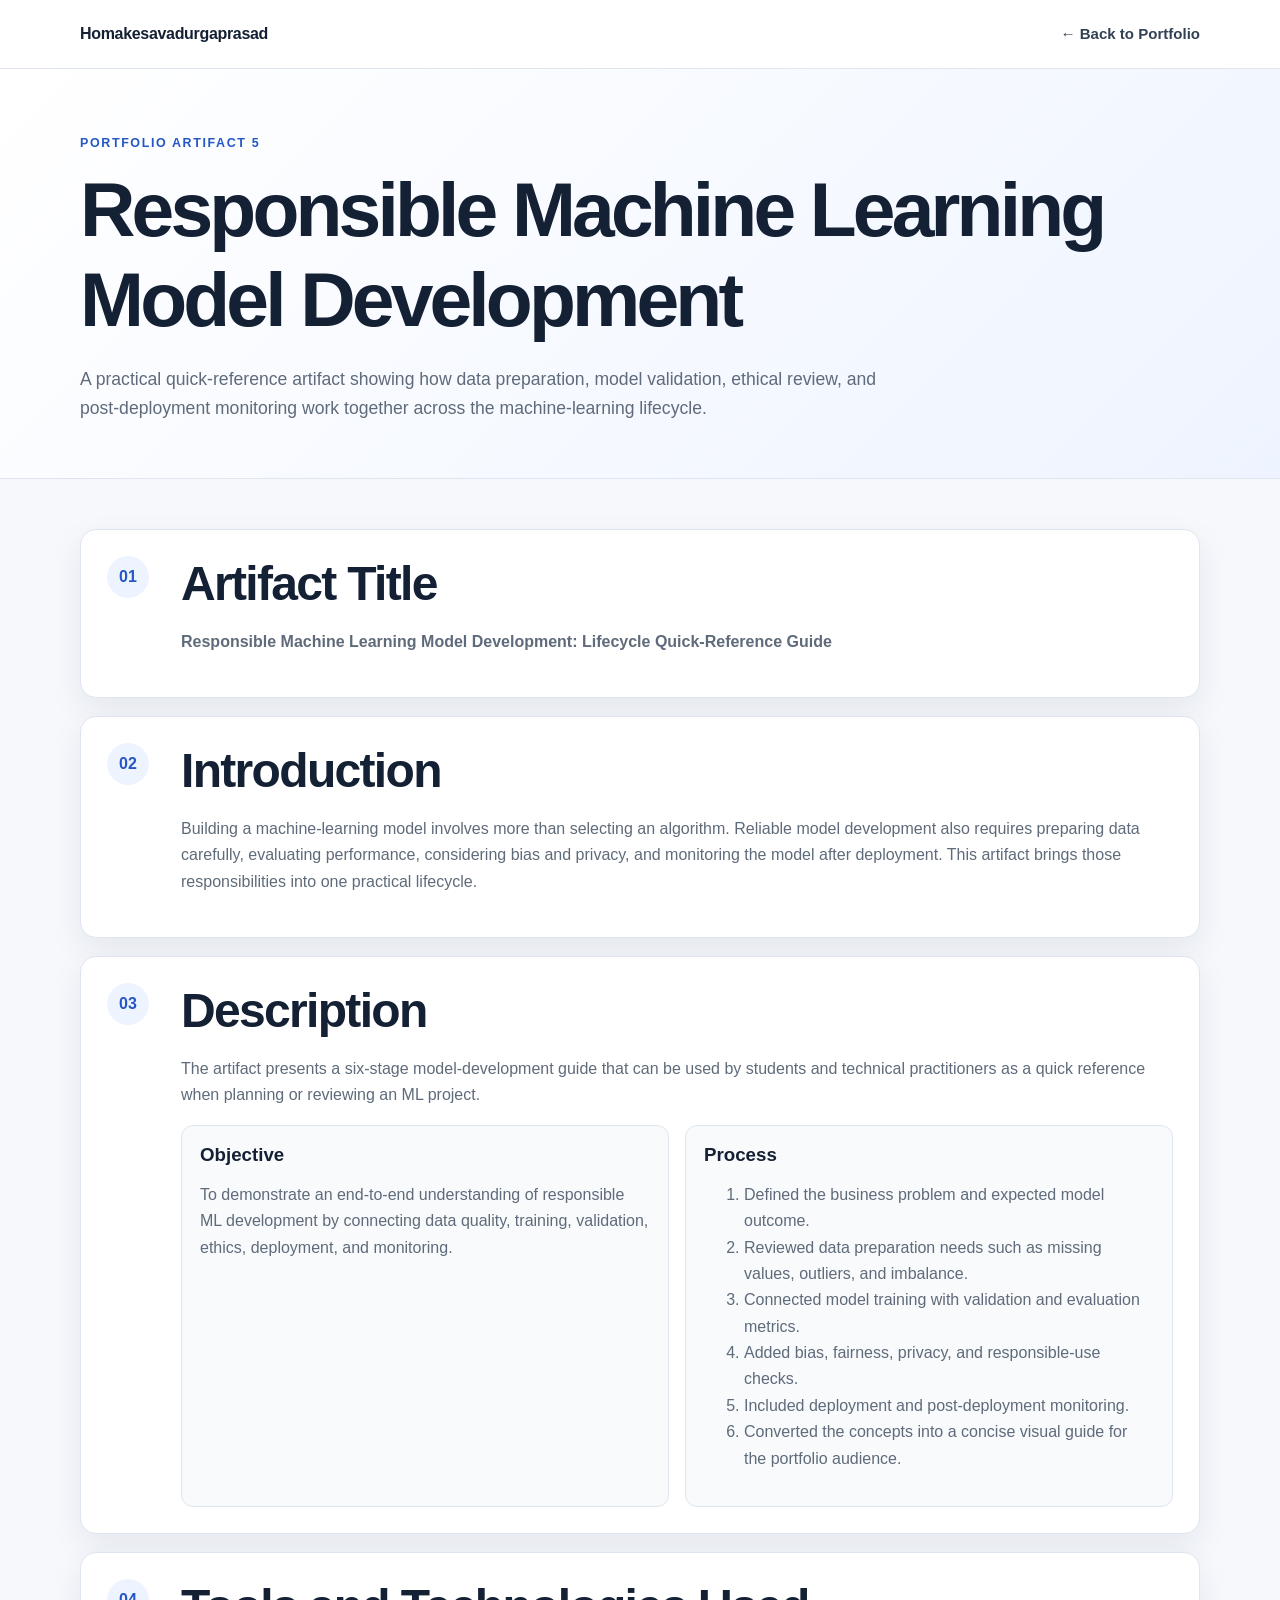
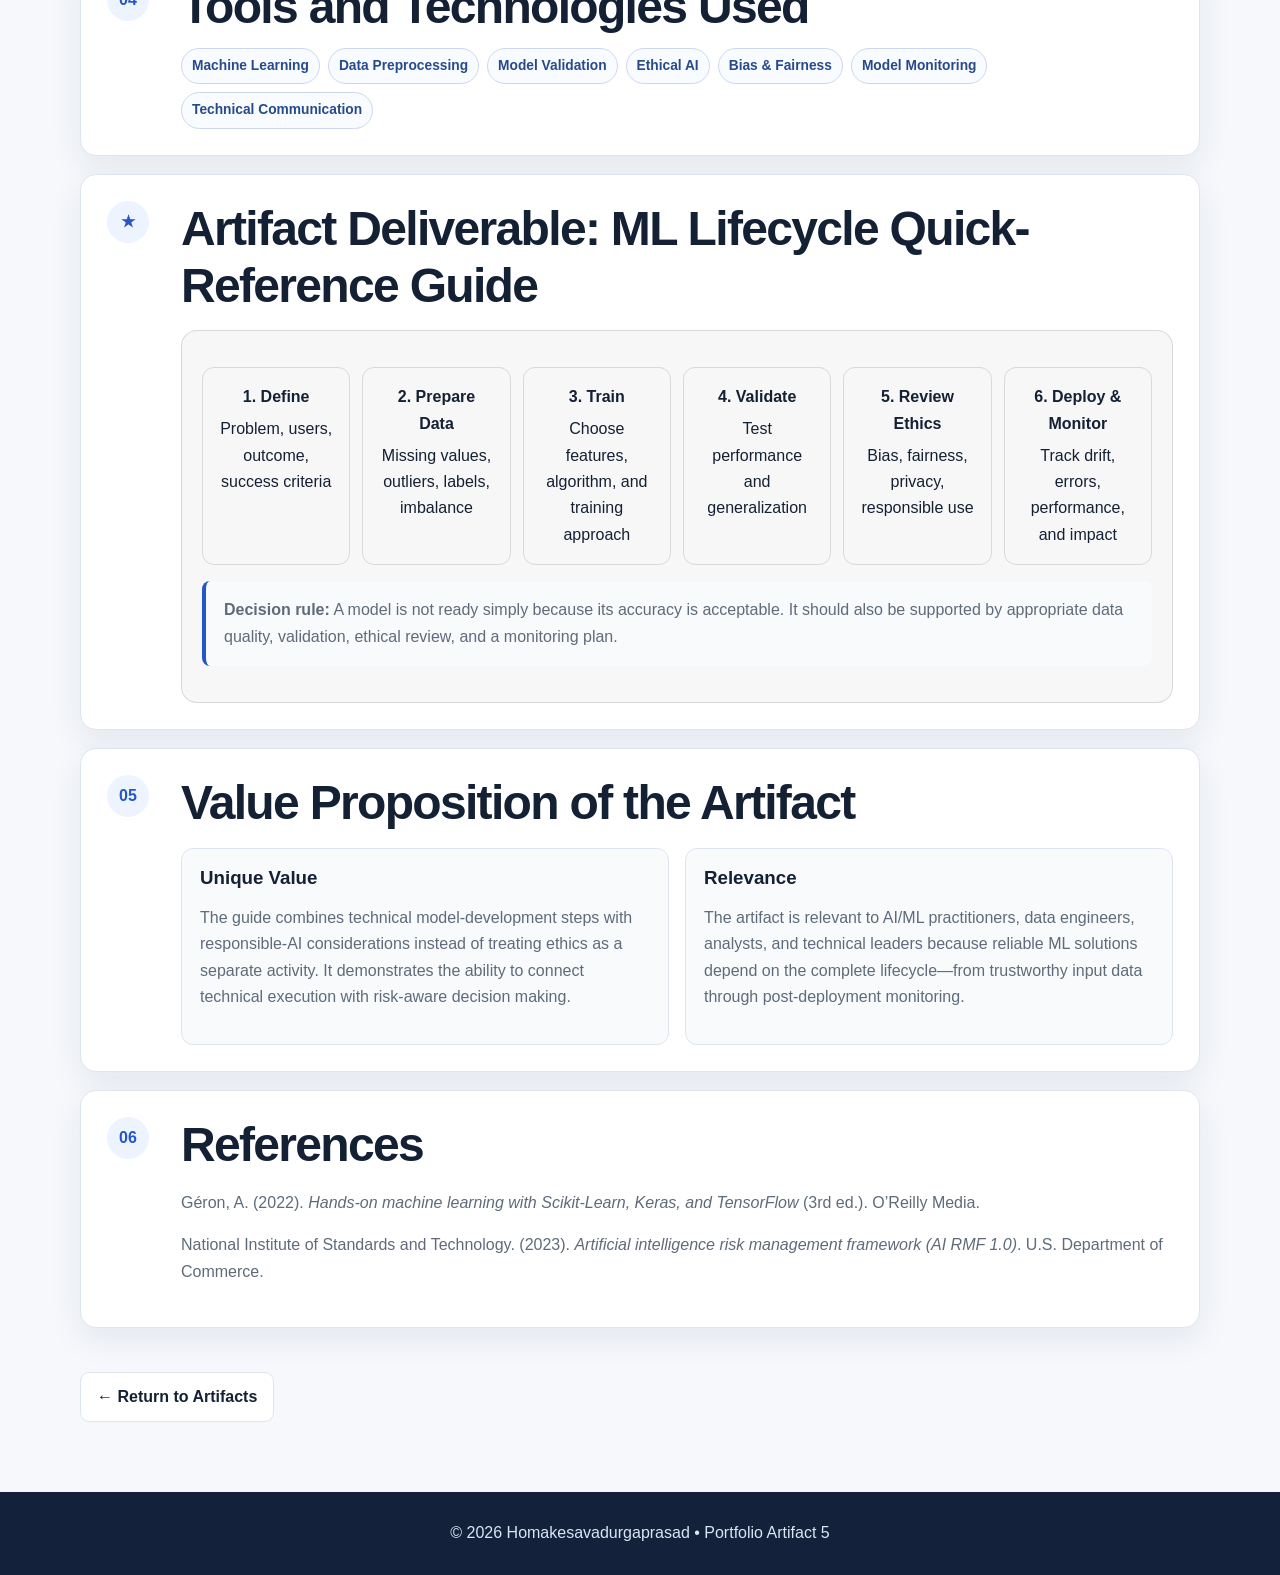
<file: artifact5.html>
<!DOCTYPE html>
<html lang="en"><head><meta charset="UTF-8"><meta name="viewport" content="width=device-width,initial-scale=1">
<title>Artifact 5 | Responsible Machine Learning Model Development</title><link rel="stylesheet" href="css/style.css"></head>
<body>
<header class="site-header"><div class="container nav"><a class="brand" href="index.html">Homakesavadurgaprasad</a><nav class="nav-links open"><a href="index.html#artifacts">← Back to Portfolio</a></nav></div></header>
<main>
<section class="detail-hero"><div class="container"><p class="eyebrow">Portfolio Artifact 5</p><h1>Responsible Machine Learning Model Development</h1><p class="lead">A practical quick-reference artifact showing how data preparation, model validation, ethical review, and post-deployment monitoring work together across the machine-learning lifecycle.</p></div></section>
<div class="container detail-layout">
<article class="detail-section"><div class="num">01</div><div><h2>Artifact Title</h2><p><strong>Responsible Machine Learning Model Development: Lifecycle Quick-Reference Guide</strong></p></div></article>
<article class="detail-section"><div class="num">02</div><div><h2>Introduction</h2><p>Building a machine-learning model involves more than selecting an algorithm. Reliable model development also requires preparing data carefully, evaluating performance, considering bias and privacy, and monitoring the model after deployment. This artifact brings those responsibilities into one practical lifecycle.</p></div></article>
<article class="detail-section"><div class="num">03</div><div><h2>Description</h2><p>The artifact presents a six-stage model-development guide that can be used by students and technical practitioners as a quick reference when planning or reviewing an ML project.</p><div class="subgrid"><div class="mini"><h3>Objective</h3><p>To demonstrate an end-to-end understanding of responsible ML development by connecting data quality, training, validation, ethics, deployment, and monitoring.</p></div><div class="mini"><h3>Process</h3><ol><li>Defined the business problem and expected model outcome.</li><li>Reviewed data preparation needs such as missing values, outliers, and imbalance.</li><li>Connected model training with validation and evaluation metrics.</li><li>Added bias, fairness, privacy, and responsible-use checks.</li><li>Included deployment and post-deployment monitoring.</li><li>Converted the concepts into a concise visual guide for the portfolio audience.</li></ol></div></div></div></article>
<article class="detail-section"><div class="num">04</div><div><h2>Tools and Technologies Used</h2><div class="tags"><span class="tag">Machine Learning</span><span class="tag">Data Preprocessing</span><span class="tag">Model Validation</span><span class="tag">Ethical AI</span><span class="tag">Bias &amp; Fairness</span><span class="tag">Model Monitoring</span><span class="tag">Technical Communication</span></div></div></article>
<article class="detail-section"><div class="num">★</div><div><h2>Artifact Deliverable: ML Lifecycle Quick-Reference Guide</h2><div class="evidence-panel"><div class="evidence-flow"><div class="evidence-step"><strong>1. Define</strong>Problem, users, outcome, success criteria</div><div class="evidence-step"><strong>2. Prepare Data</strong>Missing values, outliers, labels, imbalance</div><div class="evidence-step"><strong>3. Train</strong>Choose features, algorithm, and training approach</div><div class="evidence-step"><strong>4. Validate</strong>Test performance and generalization</div><div class="evidence-step"><strong>5. Review Ethics</strong>Bias, fairness, privacy, responsible use</div><div class="evidence-step"><strong>6. Deploy &amp; Monitor</strong>Track drift, errors, performance, and impact</div></div><p class="note"><strong>Decision rule:</strong> A model is not ready simply because its accuracy is acceptable. It should also be supported by appropriate data quality, validation, ethical review, and a monitoring plan.</p></div></div></article>
<article class="detail-section"><div class="num">05</div><div><h2>Value Proposition of the Artifact</h2><div class="subgrid"><div class="mini"><h3>Unique Value</h3><p>The guide combines technical model-development steps with responsible-AI considerations instead of treating ethics as a separate activity. It demonstrates the ability to connect technical execution with risk-aware decision making.</p></div><div class="mini"><h3>Relevance</h3><p>The artifact is relevant to AI/ML practitioners, data engineers, analysts, and technical leaders because reliable ML solutions depend on the complete lifecycle—from trustworthy input data through post-deployment monitoring.</p></div></div></div></article>
<article class="detail-section"><div class="num">06</div><div><h2>References</h2><p>Géron, A. (2022). <em>Hands-on machine learning with Scikit-Learn, Keras, and TensorFlow</em> (3rd ed.). O’Reilly Media.</p><p>National Institute of Standards and Technology. (2023). <em>Artificial intelligence risk management framework (AI RMF 1.0)</em>. U.S. Department of Commerce.</p></div></article>
<div class="actions"><a class="btn secondary" href="index.html#artifacts">← Return to Artifacts</a></div>
</div></main>
<footer>© 2026 Homakesavadurgaprasad • Portfolio Artifact 5</footer>
</body></html>
</file>
<file: css/style.css>
:root{
  --bg:#f6f8fc;--surface:#ffffff;--ink:#142033;--muted:#5f6b7a;
  --brand:#2457c5;--brand2:#183b86;--line:#dfe5ef;--soft:#eef4ff;
  --ok:#166534;--shadow:0 12px 32px rgba(23,39,74,.08);
}
*{box-sizing:border-box}html{scroll-behavior:smooth}
body{margin:0;font-family:Inter,Arial,sans-serif;color:var(--ink);background:var(--bg);line-height:1.65}
a{color:var(--brand);text-decoration:none}a:hover{text-decoration:underline}
.container{width:min(1120px,calc(100% - 36px));margin:auto}
.site-header{position:sticky;top:0;z-index:10;background:rgba(255,255,255,.96);border-bottom:1px solid var(--line);backdrop-filter:blur(10px)}
.nav{min-height:68px;display:flex;align-items:center;justify-content:space-between;gap:20px}
.brand{font-weight:800;color:var(--ink);letter-spacing:-.02em}
.nav-links{display:flex;gap:18px;align-items:center}.nav-links a{color:#334155;font-weight:650;font-size:.94rem}
.menu{display:none;border:0;background:none;font-size:1.5rem}
.hero{padding:88px 0 70px;background:linear-gradient(135deg,#fff 0%,#eef4ff 100%);border-bottom:1px solid var(--line)}
.eyebrow{font-size:.78rem;text-transform:uppercase;letter-spacing:.13em;color:var(--brand);font-weight:800;margin:0 0 10px}
h1,h2,h3{line-height:1.18;margin-top:0}h1{font-size:clamp(2.5rem,6vw,4.8rem);letter-spacing:-.05em;margin-bottom:20px}
h2{font-size:clamp(1.9rem,4vw,3rem);letter-spacing:-.035em;margin-bottom:12px}h3{margin-bottom:8px}
.lead{font-size:1.1rem;color:var(--muted);max-width:800px}
.hero-grid{display:grid;grid-template-columns:1.35fr .65fr;gap:28px;align-items:start}
.summary-card,.card,.section-card{background:var(--surface);border:1px solid var(--line);border-radius:16px;box-shadow:var(--shadow)}
.summary-card{padding:22px}.summary-card div{padding:12px 0;border-bottom:1px solid var(--line)}.summary-card div:last-child{border:0}
.summary-card span{display:block;color:var(--muted);font-size:.82rem}.summary-card strong{display:block;margin-top:2px}
.actions{display:flex;flex-wrap:wrap;gap:12px;margin-top:26px}.btn{display:inline-flex;align-items:center;justify-content:center;padding:11px 16px;border-radius:9px;font-weight:750}
.btn.primary{background:var(--brand);color:#fff}.btn.secondary{background:#fff;border:1px solid var(--line);color:var(--ink)}
.section{padding:72px 0}.alt{background:#fff}.section-heading{max-width:820px;margin-bottom:28px}
.grid-2{display:grid;grid-template-columns:repeat(2,1fr);gap:20px}.grid-3{display:grid;grid-template-columns:repeat(3,1fr);gap:20px}
.card{padding:24px}.card p{color:var(--muted)}.card .label{font-size:.76rem;color:var(--brand);font-weight:800;text-transform:uppercase;letter-spacing:.1em}
.rubric-card{border-left:5px solid var(--brand)}
.artifact-grid{display:grid;grid-template-columns:repeat(2,1fr);gap:22px}.artifact-card{background:#fff;border:1px solid var(--line);border-radius:18px;padding:26px;box-shadow:var(--shadow)}
.artifact-card h3{font-size:1.35rem}.artifact-card p{color:var(--muted)}
.badge{display:inline-block;padding:5px 9px;border-radius:999px;background:var(--soft);color:var(--brand2);font-size:.78rem;font-weight:800;margin-bottom:12px}
.timeline{display:grid;gap:15px}.timeline-item{display:grid;grid-template-columns:150px 1fr;gap:18px;padding:20px;border:1px solid var(--line);border-radius:14px;background:#fff}
.timeline-year{font-weight:800;color:var(--brand)}
.detail-hero{padding:64px 0 38px;background:linear-gradient(135deg,#fff,#eef4ff);border-bottom:1px solid var(--line)}
.detail-layout{display:grid;gap:18px;padding:50px 0 70px}.detail-section{display:grid;grid-template-columns:56px 1fr;gap:18px;padding:26px;background:#fff;border:1px solid var(--line);border-radius:16px;box-shadow:var(--shadow)}
.num{width:42px;height:42px;border-radius:50%;background:var(--soft);color:var(--brand);display:flex;align-items:center;justify-content:center;font-weight:800}
.subgrid{display:grid;grid-template-columns:repeat(2,1fr);gap:16px;margin-top:16px}.mini{background:#f8fafc;border:1px solid var(--line);border-radius:12px;padding:18px}.mini p,.detail-section p,.detail-section li{color:var(--muted)}
.tags{display:flex;flex-wrap:wrap;gap:8px}.tag{padding:6px 10px;border:1px solid #cdd8ee;background:#f8fbff;border-radius:999px;color:#274a8a;font-size:.86rem;font-weight:650}
.check{color:var(--ok);font-weight:800}.note{padding:16px 18px;background:#f8fafc;border-left:4px solid var(--brand);border-radius:8px;color:#475569}
footer{padding:28px 0;background:#13213b;color:#dbe5f3;text-align:center}
.small{font-size:.9rem;color:var(--muted)}
@media(max-width:820px){
  .hero-grid,.grid-2,.grid-3,.artifact-grid,.subgrid{grid-template-columns:1fr}
  .timeline-item{grid-template-columns:1fr;gap:6px}
  .nav-links{display:none;position:absolute;left:0;right:0;top:68px;background:#fff;padding:18px 22px;border-bottom:1px solid var(--line);flex-direction:column;align-items:flex-start}
  .nav-links.open{display:flex}.menu{display:block}.detail-section{grid-template-columns:1fr}.num{margin-bottom:2px}
}

.evidence-gallery{display:grid;grid-template-columns:repeat(2,1fr);gap:20px;margin-top:18px}
.evidence-figure{margin:0;background:#f8fafc;border:1px solid var(--line);border-radius:14px;padding:14px}
.evidence-figure img{display:block;width:100%;height:auto;border-radius:10px;border:1px solid var(--line)}
.evidence-figure figcaption{margin-top:10px;color:var(--muted);font-size:.9rem;line-height:1.5}
.single-evidence{max-width:980px;margin:18px auto 0}
.project-links{display:flex;flex-wrap:wrap;gap:12px;margin-top:18px}
.path-note{font-family:ui-monospace,SFMono-Regular,Menlo,Consolas,monospace;background:#eef2f7;border:1px solid var(--line);padding:8px 10px;border-radius:8px;font-size:.86rem;overflow-wrap:anywhere}
@media(max-width:820px){.evidence-gallery{grid-template-columns:1fr}}

/* Final portfolio evidence visuals */
.evidence-panel{margin-top:1rem;padding:1.25rem;border:1px solid rgba(127,127,127,.25);border-radius:16px;background:rgba(127,127,127,.06)}
.evidence-flow{display:grid;grid-template-columns:repeat(auto-fit,minmax(130px,1fr));gap:.75rem;margin-top:1rem}
.evidence-step{padding:1rem;border:1px solid rgba(127,127,127,.25);border-radius:12px;text-align:center;background:var(--card,transparent)}
.evidence-step strong{display:block;margin-bottom:.35rem}
.compare-grid{display:grid;grid-template-columns:1fr 1fr;gap:1rem;margin-top:1rem}
.compare-col{padding:1rem;border:1px solid rgba(127,127,127,.25);border-radius:12px}
.nn-node{display:inline-flex;align-items:center;justify-content:center;width:54px;height:54px;border:2px solid currentColor;border-radius:50%;margin:.35rem;font-weight:700}
.nn-layer{text-align:center;padding:.75rem}
@media(max-width:700px){.compare-grid{grid-template-columns:1fr}}
</file>
